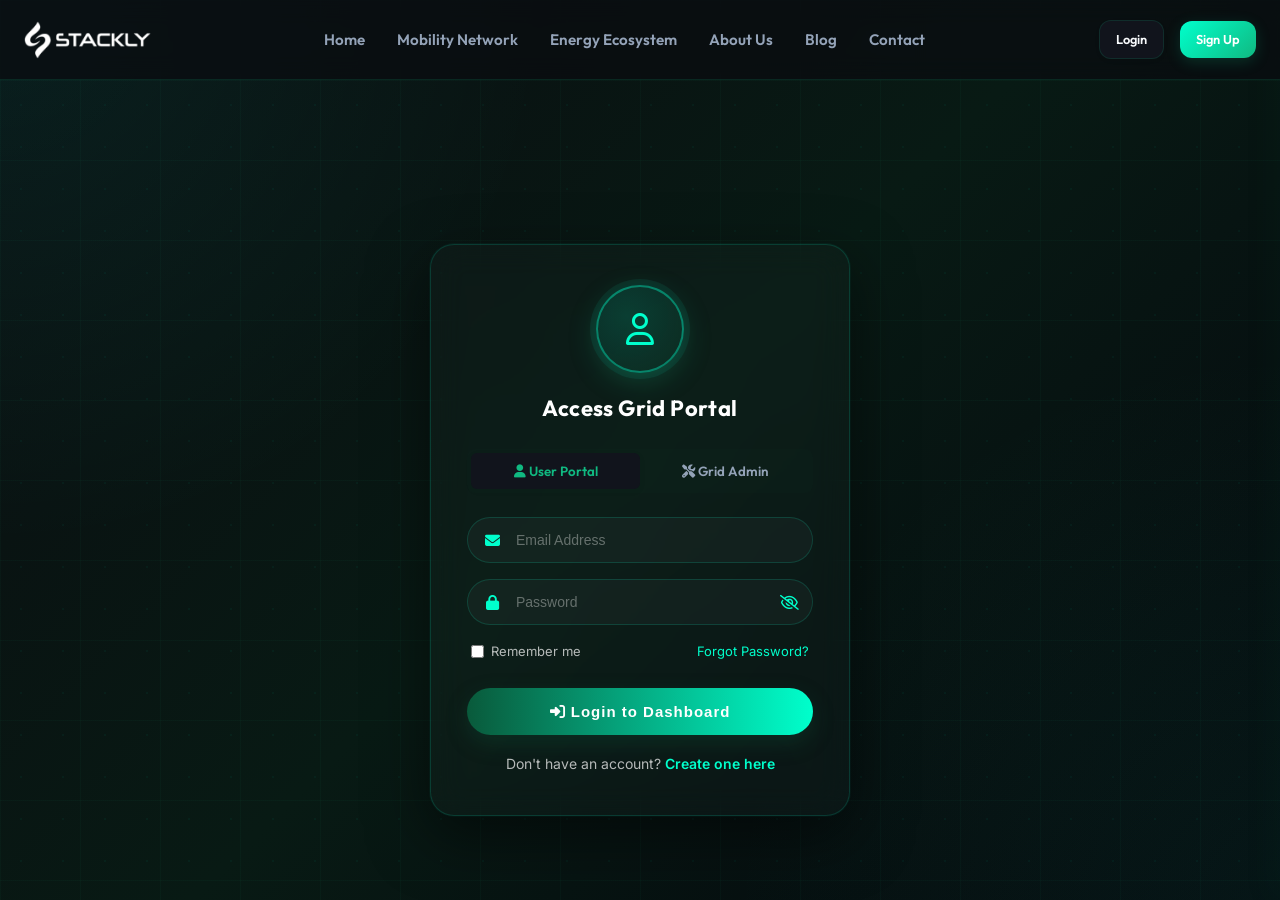
<file: admin.html>
<!DOCTYPE html>
<html lang="en">
<head>
    <meta charset="UTF-8">
    <meta name="viewport" content="width=device-width, initial-scale=1.0">
    <title>Energy Control Center - Stackly Grid</title>
    <!-- Styles -->
    <link rel="stylesheet" href="style.css?v=1.1">
    <!-- Icons -->
    <link rel="stylesheet" href="https://cdnjs.cloudflare.com/ajax/libs/font-awesome/6.5.1/css/all.min.css">
    <!-- Header responsive overrides (caching protection) -->
    <style>
        @media (max-width: 992px) {
            .db-header {
                padding: 10px 20px;
                min-height: 80px;
                height: auto;
            }
            .db-title {
                font-size: 1.2rem !important;
                white-space: nowrap;
                overflow: hidden;
                text-overflow: ellipsis;
                min-width: 0;
                flex: 1;
            }
            .db-user-pill {
                padding: 4px !important;
                background: transparent !important;
                border: none !important;
            }
            .db-user-pill .display-name {
                display: none !important;
            }

        }
        @media (max-width: 580px) {
            .db-title {
                font-size: 1.05rem !important;
            }
        }
    </style>
</head>
<body class="dashboard-wrapper">

    <!-- Dashboard Sidebar Navigation -->
    <aside class="sidebar" id="db-sidebar">
        <div class="sidebar-brand">
            <a href="index.html" class="logo">
                <img src="assets/logo.webp" alt="Stackly Grid Logo" style="height: 30px; width: auto; display: block;" />
               
            </a>
        </div>

        <ul class="sidebar-menu">
            <li><a class="sidebar-link active" onclick="switchDbSection('overview')"><i class="fa-solid fa-gauge"></i> Dashboard</a></li>
            <li><a class="sidebar-link" onclick="switchDbSection('users')"><i class="fa-solid fa-users"></i> Users</a></li>
            <li><a class="sidebar-link" onclick="switchDbSection('stations')"><i class="fa-solid fa-charging-station"></i> Energy Stations</a></li>
            <li><a class="sidebar-link" onclick="switchDbSection('analytics')"><i class="fa-solid fa-chart-line"></i> Charging Analytics</a></li>
            <li><a class="sidebar-link" onclick="switchDbSection('grid')"><i class="fa-solid fa-circle-nodes"></i> Grid Monitoring</a></li>
            <li><a class="sidebar-link" onclick="switchDbSection('reports')"><i class="fa-solid fa-file-invoice"></i> Reports</a></li>
            <li><a class="sidebar-link" onclick="switchDbSection('settings')"><i class="fa-solid fa-sliders"></i> Settings</a></li>
            <li style="margin-top: auto;"><a href="index.html" onclick="sessionStorage.removeItem('currentUser')"><i class="fa-solid fa-right-from-bracket"></i> Logout</a></li>
        </ul>

        <div class="sidebar-footer">
            <i class="fa-solid fa-user-shield"></i> <span class="display-email">admin@stackly.com</span>
        </div>
    </aside>
    <div class="sidebar-overlay" id="sidebar-overlay"></div>

    <!-- Main Content Area -->
    <main class="db-main">
        <!-- Top bar -->
        <header class="db-header">
            <div style="display: flex; align-items: center; gap: 16px; min-width: 0; flex: 1; margin-right: 12px;">
                <!-- Mobile sidebar toggle -->
                <button class="btn btn-secondary btn-sm" id="sidebar-toggle" style="display: none; padding: 6px 10px; flex-shrink: 0;">
                    <i class="fa-solid fa-bars"></i>
                </button>
                <div class="db-title" id="section-title" style="white-space: nowrap; overflow: hidden; text-overflow: ellipsis;">Energy Control Center</div>
            </div>
            
            <div class="db-user-pill">
                <div class="user-avatar"><i class="fa-solid fa-shield-halved"></i></div>
                <span class="display-name" style="font-weight: 600;">System Operator</span>
            </div>
        </header>

        <!-- Body content -->
        <div class="db-body">
            
            <!-- SECTION 1: OVERVIEW -->
            <div id="section-overview" class="db-section active">
                <!-- Widgets Grid -->
                <div class="db-widgets-grid">
                    <div class="db-widget">
                        <div class="widget-info">
                            <h4>Energy Delivered</h4>
                            <div class="widget-val" id="widget-energy">1,482 MWh</div>
                        </div>
                        <div class="widget-icon widget-cyan"><i class="fa-solid fa-bolt"></i></div>
                    </div>
                    <div class="db-widget">
                        <div class="widget-info">
                            <h4>Active Vehicles</h4>
                            <div class="widget-val" id="widget-vehicles">482</div>
                        </div>
                        <div class="widget-icon widget-lime"><i class="fa-solid fa-car-side"></i></div>
                    </div>
                    <div class="db-widget">
                        <div class="widget-info">
                            <h4>Charging Sessions</h4>
                            <div class="widget-val" id="widget-sessions">12,842</div>
                        </div>
                        <div class="widget-icon widget-purple"><i class="fa-solid fa-plug-circle-bolt"></i></div>
                    </div>
                    <div class="db-widget">
                        <div class="widget-info">
                            <h4>Carbon Reduction</h4>
                            <div class="widget-val" id="widget-carbon">842 Tons</div>
                        </div>
                        <div class="widget-icon widget-lime"><i class="fa-solid fa-leaf"></i></div>
                    </div>
                </div>

                <!-- Simulation Controls & Grid Monitor -->
                <div class="grid-2" style="margin-bottom: 32px; align-items: stretch;">
                    <!-- Simulation Slider Panel -->
                    <div class="card">
                        <h3 style="margin-bottom: 20px;"><i class="fa-solid fa-gamepad" style="color: var(--cyan);"></i> Smart Grid Control Simulator</h3>
                        <p style="margin-bottom: 24px;">Adjust control variables to simulate smart load balancing and dynamic energy dispatching in real time.</p>
                        
                        <div class="sim-controls">
                            <!-- Slider 1 -->
                            <div class="sim-slider-group">
                                <div class="sim-label-container">
                                    <span class="stat-label">Grid Load Capacity</span>
                                    <span id="val-grid-load" style="color: var(--cyan); font-weight: bold;">68%</span>
                                </div>
                                <input type="range" class="sim-slider" id="slider-grid-load" min="10" max="100" value="68" oninput="updateSimulation('grid-load', this.value)">
                            </div>
                            
                            <!-- Slider 2 -->
                            <div class="sim-slider-group">
                                <div class="sim-label-container">
                                    <span class="stat-label">Renewables Integration Priority</span>
                                    <span id="val-renewables" style="color: var(--lime); font-weight: bold;">80%</span>
                                </div>
                                <input type="range" class="sim-slider" id="slider-renewables" min="0" max="100" value="80" oninput="updateSimulation('renewables', this.value)">
                            </div>
                            
                            <!-- Slider 3 -->
                            <div class="sim-slider-group">
                                <div class="sim-label-container">
                                    <span class="stat-label">Dynamic Demand Pricing Tariff</span>
                                    <span id="val-tariff" style="color: var(--purple); font-weight: bold;">$0.24 /kWh</span>
                                </div>
                                <input type="range" class="sim-slider" id="slider-tariff" min="5" max="90" value="24" oninput="updateSimulation('tariff', this.value)">
                            </div>
                        </div>
                    </div>

                    <!-- Live Grid Waveform Monitor -->
                    <div class="card" style="display: flex; flex-direction: column; justify-content: space-between;">
                        <div>
                            <h3 style="margin-bottom: 8px;"><i class="fa-solid fa-wave-square" style="color: var(--lime);"></i> Neural Grid Pulse</h3>
                            <p>Real-time frequency balancing: <span id="grid-frequency" style="color: var(--cyan); font-family: var(--font-mono);">50.02 Hz</span></p>
                        </div>

                        <!-- Graphic monitor equalizer wave -->
                        <div class="grid-monitor-widget">
                            <div class="monitor-header">
                                <span>FEEDER LINE 10A</span>
                                <span style="color: var(--lime);">ONLINE</span>
                            </div>
                            <div class="monitor-wave" id="wave-container">
                                <!-- Wave bars generated by script -->
                            </div>
                        </div>

                        <!-- System Logs terminal terminal -->
                        <div class="console-terminal" id="terminal-console">
                            <div class="console-line">Grid balance system initialized. Uptime: 247:12:08</div>
                            <div class="console-line">Solar feed substation-C detected: +240 kW inflow</div>
                            <div class="console-line">Charging cluster-09 load balancing adjusted.</div>
                        </div>
                    </div>
                </div>
            </div>

            <!-- SECTION 2: USERS -->
            <div id="section-users" class="db-section">
                <div class="card" style="padding: 0;">
                    <div style="padding: 24px; display: flex; justify-content: space-between; align-items: center; border-bottom: 1px solid var(--border-color);">
                        <h3 style="margin: 0;">Registered Grid Users</h3>
                        <span class="badge badge-cyan" id="user-count">0 Users</span>
                    </div>
                    <div class="db-table-wrapper">
                        <table class="db-table" id="db-users-table">
                            <thead>
                                <tr>
                                    <th>Name</th>
                                    <th>Email</th>
                                    <th>Phone</th>
                                    <th>Registration Date</th>
                                    <th>Role</th>
                                </tr>
                            </thead>
                            <tbody>
                                <!-- Dynamic user rows populated via script -->
                            </tbody>
                        </table>
                    </div>
                </div>
            </div>

            <!-- SECTION 3: STATIONS -->
            <div id="section-stations" class="db-section">
                <div class="card" style="padding: 0;">
                    <div style="padding: 24px; display: flex; justify-content: space-between; align-items: center; border-bottom: 1px solid var(--border-color);">
                        <h3 style="margin: 0;">Smart Grid Charging Hubs</h3>
                        <button class="btn btn-primary btn-sm" onclick="addMockStation()"><i class="fa-solid fa-plus"></i> Dispatch Station</button>
                    </div>
                    <div class="db-table-wrapper">
                        <table class="db-table" id="db-stations-table">
                            <thead>
                                <tr>
                                    <th>Hub ID</th>
                                    <th>Location</th>
                                    <th>Grid Feed Source</th>
                                    <th>Current Load</th>
                                    <th>Operational Status</th>
                                </tr>
                            </thead>
                            <tbody>
                                <tr>
                                    <td><strong style="color: var(--cyan);">HUB-01</strong></td>
                                    <td>Sector 14 Grid Station</td>
                                    <td>Renewable Solar Inflow</td>
                                    <td>120 kW</td>
                                    <td><span class="status-indicator status-active">Active</span></td>
                                </tr>
                                <tr>
                                    <td><strong style="color: var(--cyan);">HUB-02</strong></td>
                                    <td>Tech District Depot</td>
                                    <td>Smart Grid Hybrid</td>
                                    <td>450 kW</td>
                                    <td><span class="status-indicator status-active">Active</span></td>
                                </tr>
                                <tr>
                                    <td><strong style="color: var(--cyan);">HUB-03</strong></td>
                                    <td>Highway Substation 8</td>
                                    <td>Battery Storage Inflow</td>
                                    <td>0 kW</td>
                                    <td><span class="status-indicator status-inactive">Standby</span></td>
                                </tr>
                                <tr>
                                    <td><strong style="color: var(--cyan);">HUB-04</strong></td>
                                    <td>Downtown Transit Hub</td>
                                    <td>Wind Turbine Park B</td>
                                    <td>280 kW</td>
                                    <td><span class="status-indicator status-active">Active</span></td>
                                </tr>
                            </tbody>
                        </table>
                    </div>
                </div>
            </div>

            <!-- SECTION 4: ANALYTICS -->
            <div id="section-analytics" class="db-section">
                <div class="grid-2" style="margin-bottom: 32px; align-items: stretch;">
                    <div class="card">
                        <h3>Peak Demand Curve (Dynamic Load)</h3>
                        <p style="margin-bottom: 24px; font-size: 0.9rem;">Hourly breakdown of average grid load peaks during transportation charging spikes.</p>
                        
                        <!-- Simple visual graph mock with HTML/CSS -->
                        <div style="height: 200px; display: flex; align-items: flex-end; gap: 15px; border-bottom: 2px solid var(--border-color); border-left: 2px solid var(--border-color); padding: 10px 10px 0 10px; position: relative;">
                            <div style="flex: 1; background: var(--cyan); height: 35%; position: relative;" title="00:00 - 06:00"><span style="position: absolute; bottom:-25px; left:50%; transform:translateX(-50%); font-size:0.75rem; color:var(--text-muted);">Off-Peak</span></div>
                            <div style="flex: 1; background: var(--purple); height: 75%; position: relative;" title="06:00 - 12:00"><span style="position: absolute; bottom:-25px; left:50%; transform:translateX(-50%); font-size:0.75rem; color:var(--text-muted);">Morning</span></div>
                            <div style="flex: 1; background: #ff3333; height: 95%; position: relative;" title="12:00 - 18:00"><span style="position: absolute; bottom:-25px; left:50%; transform:translateX(-50%); font-size:0.75rem; color:var(--text-muted);">Peak</span></div>
                            <div style="flex: 1; background: var(--lime); height: 50%; position: relative;" title="18:00 - 24:00"><span style="position: absolute; bottom:-25px; left:50%; transform:translateX(-50%); font-size:0.75rem; color:var(--text-muted);">Evening</span></div>
                        </div>
                    </div>

                    <div class="card">
                        <h3>Resource Contribution Mix</h3>
                        <p style="margin-bottom: 24px; font-size: 0.9rem;">Distribution of active generation feeds powering the mobility system.</p>
                        
                        <div style="display: flex; flex-direction: column; gap: 16px;">
                            <div>
                                <div class="stat-row" style="margin-bottom: 4px; font-size: 0.85rem;">
                                    <span>Solar Energy Inflow</span>
                                    <span>45%</span>
                                </div>
                                <div style="height: 8px; width: 100%; background: rgba(15, 23, 42, 0.08); border-radius: 4px; overflow: hidden;">
                                    <div style="height: 100%; width: 45%; background: var(--lime);"></div>
                                </div>
                            </div>
                            <div>
                                <div class="stat-row" style="margin-bottom: 4px; font-size: 0.85rem;">
                                    <span>Wind Turbine Park</span>
                                    <span>30%</span>
                                </div>
                                <div style="height: 8px; width: 100%; background: rgba(15, 23, 42, 0.08); border-radius: 4px; overflow: hidden;">
                                    <div style="height: 100%; width: 30%; background: var(--cyan);"></div>
                                </div>
                            </div>
                            <div>
                                <div class="stat-row" style="margin-bottom: 4px; font-size: 0.85rem;">
                                    <span>Battery Storage Reservoirs</span>
                                    <span>25%</span>
                                </div>
                                <div style="height: 8px; width: 100%; background: rgba(15, 23, 42, 0.08); border-radius: 4px; overflow: hidden;">
                                    <div style="height: 100%; width: 25%; background: var(--purple);"></div>
                                </div>
                            </div>
                        </div>
                    </div>
                </div>
            </div>

            <!-- SECTION 5: GRID MONITORING -->
            <div id="section-grid" class="db-section">
                <div class="card" style="text-align: center;">
                    <h3 style="margin-bottom: 16px;">Visual Grid Topology Network</h3>
                    <p style="color: var(--text-muted); margin-bottom: 30px;">Active nodes in the current smart grid quadrant. Select nodes to isolate frequencies.</p>
                    
                    <svg viewBox="0 0 500 250" style="width: 100%; max-height: 350px; background: rgba(9, 90, 59, 0.03); border: 1px solid var(--border-color); border-radius: 8px; padding: 20px;">
                        <!-- Node links -->
                        <line x1="100" y1="125" x2="250" y2="50" stroke="var(--cyan)" stroke-width="2" stroke-dasharray="4 4" opacity="0.6"></line>
                        <line x1="100" y1="125" x2="250" y2="200" stroke="var(--cyan)" stroke-width="2" stroke-dasharray="4 4" opacity="0.6"></line>
                        <line x1="250" y1="50" x2="400" y2="125" stroke="var(--purple)" stroke-width="2" opacity="0.6"></line>
                        <line x1="250" y1="200" x2="400" y2="125" stroke="var(--purple)" stroke-width="2" opacity="0.6"></line>
                        <line x1="250" y1="50" x2="250" y2="200" stroke="var(--lime)" stroke-width="1" opacity="0.5"></line>

                        <!-- Nodes -->
                        <g class="flow-node" onclick="alert('Primary Energy Grid Node: Active (Frequency stable)')">
                            <circle cx="100" cy="125" r="14" fill="var(--bg-graphite)" stroke="var(--cyan)" stroke-width="3"></circle>
                            <text x="100" y="155" fill="var(--text-primary)" font-size="10" text-anchor="middle">SUBSTATION 01</text>
                        </g>
                        <g class="flow-node" onclick="alert('Solar Feeder Node: Inflow high')">
                            <circle cx="250" cy="50" r="14" fill="var(--bg-graphite)" stroke="var(--lime)" stroke-width="3"></circle>
                            <text x="250" y="25" fill="var(--text-primary)" font-size="10" text-anchor="middle">SOLAR FARM</text>
                        </g>
                        <g class="flow-node" onclick="alert('Storage Node: Reservoirs at 80% capacity')">
                            <circle cx="250" cy="200" r="14" fill="var(--bg-graphite)" stroke="var(--purple)" stroke-width="3"></circle>
                            <text x="250" y="230" fill="var(--text-primary)" font-size="10" text-anchor="middle">BATTERY MATRIX</text>
                        </g>
                        <g class="flow-node" onclick="alert('Charging Terminal: 482 active vehicles linked')">
                            <circle cx="400" cy="125" r="14" fill="var(--bg-graphite)" stroke="var(--cyan)" stroke-width="3"></circle>
                            <text x="400" y="155" fill="var(--text-primary)" font-size="10" text-anchor="middle">CHARGING HUB</text>
                        </g>
                    </svg>
                </div>
            </div>

            <!-- SECTION 6: REPORTS -->
            <div id="section-reports" class="db-section">
                <div class="card" style="max-width: 600px;">
                    <h3>Generate System Reports</h3>
                    <p style="margin-bottom: 24px; font-size: 0.95rem;">Select reporting intervals and target formats to export system telemetry logs.</p>
                    
                    <form onsubmit="event.preventDefault(); alert('Report generation started. File download will start shortly.')">
                        <div class="form-group">
                            <label class="form-label">Report Type</label>
                            <select class="form-input">
                                <option>Grid Efficiency Analysis</option>
                                <option>Carbon Abatement Logs</option>
                                <option>Dynamic Pricing Logs</option>
                            </select>
                        </div>
                        <div class="form-group">
                            <label class="form-label">Timeframe</label>
                            <select class="form-input">
                                <option>Last 24 Hours</option>
                                <option>Last 7 Days</option>
                                <option>Last Month</option>
                            </select>
                        </div>
                        <button type="submit" class="btn btn-primary"><i class="fa-solid fa-file-export"></i> Compile & Download CSV</button>
                    </form>
                </div>
            </div>

            <!-- SECTION 7: SETTINGS -->
            <div id="section-settings" class="db-section">
                <div class="card" style="max-width: 600px;">
                    <h3>System Control Parameters</h3>
                    <p style="margin-bottom: 24px; font-size: 0.95rem;">Configure fail-safe grid margins and default dynamic pricing bounds.</p>
                    
                    <form onsubmit="event.preventDefault(); alert('Grid system parameters updated successfully.')">
                        <div class="form-group">
                            <label class="form-label">Fail-Safe Shutdown Threshold (Hz)</label>
                            <input type="number" step="0.01" class="form-input" value="48.5">
                        </div>
                        <div class="form-group">
                            <label class="form-label">Base Dynamic Pricing Bound (min/max)</label>
                            <div class="form-row">
                                <input type="number" step="0.01" class="form-input" value="0.12" placeholder="Min">
                                <input type="number" step="0.01" class="form-input" value="0.75" placeholder="Max">
                            </div>
                        </div>
                        <button type="submit" class="btn btn-primary"><i class="fa-solid fa-floppy-disk"></i> Save Grid Protocols</button>
                    </form>
                </div>
            </div>

        </div>
    </main>

    <!-- Scripts -->
    <script src="shared.js"></script>
    <script>
        // Real-time wave rendering simulation
        const waveContainer = document.getElementById('wave-container');
        const numBars = 16;
        for (let i = 0; i < numBars; i++) {
            const bar = document.createElement('div');
            bar.className = 'wave-bar';
            // Set random height & animation delay
            bar.style.height = `${Math.floor(Math.random() * 80) + 15}%`;
            bar.style.animationDelay = `${i * 0.1}s`;
            waveContainer.appendChild(bar);
        }

        // Live grid console simulator logs
        const terminal = document.getElementById('terminal-console');
        const eventLogs = [
            "Smart routing optimised: charging efficiency increased by 3%",
            "Substation grid demand spike detected, dynamic load balancing applied",
            "Wind park feeder line active: +180 kW dynamic generation",
            "Dynamic Pricing tariff increased slightly to suppress peak spike",
            "Off-Peak vehicle charging triggers grid absorption storage",
            "Carbon saving metric synchronized: +14.2 kg CO2 saved",
            "Warning: grid load approaching 85% in sector highway",
            "Grid Load balanced successfully. System stable."
        ];

        setInterval(() => {
            if (terminal) {
                const line = document.createElement('div');
                line.className = 'console-line';
                line.textContent = eventLogs[Math.floor(Math.random() * eventLogs.length)];
                terminal.appendChild(line);
                terminal.scrollTop = terminal.scrollHeight;
                
                // Keep only last 10 lines
                if (terminal.children.length > 10) {
                    terminal.removeChild(terminal.firstChild);
                }
            }
        }, 4000);

        // Sidebar Navigation controls
        function switchDbSection(sectionId) {
            // Update active state in sidebar links
            const links = document.querySelectorAll('.sidebar-link');
            links.forEach(link => {
                link.classList.remove('active');
            });
            event.currentTarget.classList.add('active');

            // Toggle sections
            const sections = document.querySelectorAll('.db-section');
            sections.forEach(sec => {
                sec.classList.remove('active');
            });
            document.getElementById(`section-${sectionId}`).classList.add('active');

            // Update title
            const titles = {
                overview: 'Energy Control Center',
                users: 'Registered Grid Users',
                stations: 'Grid Charging Hubs',
                analytics: 'Telemetry Analytics',
                grid: 'System Grid Monitor',
                reports: 'Export Logs',
                settings: 'System Settings'
            };
            document.getElementById('section-title').textContent = titles[sectionId];
            
            // Close sidebar on mobile after clicking
            const sidebar = document.getElementById('db-sidebar');
            const sidebarOverlay = document.getElementById('sidebar-overlay');
            if (sidebar.classList.contains('active')) {
                sidebar.classList.remove('active');
                if (sidebarOverlay) {
                    sidebarOverlay.classList.remove('active');
                }
            }

            // If switching to user view, populate user list
            if (sectionId === 'users') {
                populateUsersList();
            }
        }

        // Sidebar Mobile Toggle
        const sideToggle = document.getElementById('sidebar-toggle');
        const sidebar = document.getElementById('db-sidebar');
        const sidebarOverlay = document.getElementById('sidebar-overlay');
        if (sideToggle && sidebar) {
            const toggleSidebar = () => {
                sidebar.classList.toggle('active');
                if (sidebarOverlay) {
                    sidebarOverlay.classList.toggle('active');
                }
            };
            sideToggle.addEventListener('click', toggleSidebar);
            if (sidebarOverlay) {
                sidebarOverlay.addEventListener('click', toggleSidebar);
            }
        }

// Dynamic User Display updates
        window.addEventListener('DOMContentLoaded', () => {
            const currentUserJson = sessionStorage.getItem('currentUser');
            if (currentUserJson) {
                const user = JSON.parse(currentUserJson);
                document.querySelectorAll('.display-name').forEach(el => {
                    el.textContent = user.name || user.email.split('@')[0];
                });
                document.querySelectorAll('.display-email').forEach(el => {
                    el.textContent = user.email;
                });
            }
        });

        // Render dynamically user list from LocalStorage
        function populateUsersList() {
            const tableBody = document.querySelector('#db-users-table tbody');
            const users = JSON.parse(localStorage.getItem('users')) || [];
            
            // Display user count
            document.getElementById('user-count').textContent = `${users.length} Registered`;
            
            tableBody.innerHTML = '';
            users.forEach(u => {
                const tr = document.createElement('tr');
                tr.innerHTML = `
                    <td><strong>${u.name}</strong></td>
                    <td>${u.email}</td>
                    <td>${u.phone || 'N/A'}</td>
                    <td>${u.joined || '2026-06-01'}</td>
                    <td><span class="status-indicator ${u.role === 'admin' ? 'status-alert' : 'status-active'}">${u.role}</span></td>
                `;
                tableBody.appendChild(tr);
            });
        }

        // Interactive control updates
        function updateSimulation(type, value) {
            if (type === 'grid-load') {
                document.getElementById('val-grid-load').textContent = `${value}%`;
                // Dynamically update active vehicles widget value as demo logic
                const mockVehicles = Math.round(482 * (value / 68));
                document.getElementById('widget-vehicles').textContent = mockVehicles;
                // Add console line
                addConsoleLine(`Grid Capacity balance adjusted manually to ${value}%`);
            } else if (type === 'renewables') {
                document.getElementById('val-renewables').textContent = `${value}%`;
                // Dynamic carbon saving widget logic
                const mockCarbon = Math.round(842 * (value / 80));
                document.getElementById('widget-carbon').textContent = `${mockCarbon} Tons`;
                addConsoleLine(`Renewables dispatch priority shifted to ${value}%`);
            } else if (type === 'tariff') {
                const price = (value / 100).toFixed(2);
                document.getElementById('val-tariff').textContent = `$${price} /kWh`;
                addConsoleLine(`Dynamic Tariff altered to peak rate: $${price}/kWh`);
            }
        }

        function addConsoleLine(text) {
            if (terminal) {
                const line = document.createElement('div');
                line.className = 'console-line';
                line.textContent = text;
                terminal.appendChild(line);
                terminal.scrollTop = terminal.scrollHeight;
            }
        }

        // Dynamic addition of mock stations
        function addMockStation() {
            const tableBody = document.querySelector('#db-stations-table tbody');
            const stationCount = tableBody.children.length + 1;
            const newRow = document.createElement('tr');
            newRow.innerHTML = `
                <td><strong style="color: var(--cyan);">HUB-0${stationCount}</strong></td>
                <td>Coastal Grid Substation</td>
                <td>Wave Energy Feeder</td>
                <td>0 kW</td>
                <td><span class="status-indicator status-inactive">Standby</span></td>
            `;
            tableBody.appendChild(newRow);
            addConsoleLine(`New Charging HUB-0${stationCount} dispatched to regional grid matrix.`);
        }
    </script>
</body>
</html>
</file>
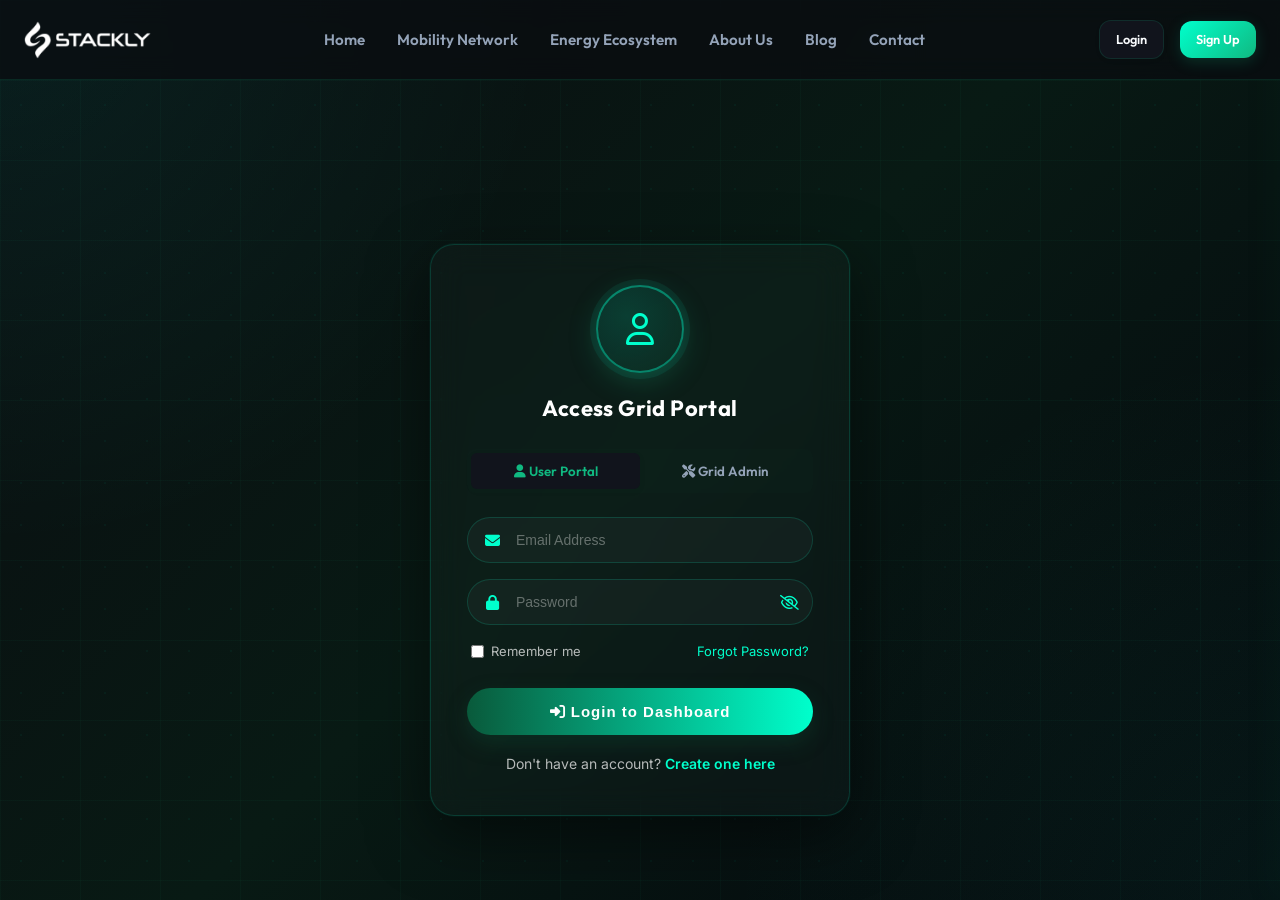
<file: login.html>
<!DOCTYPE html>
<html lang="en">
<head>
    <meta charset="UTF-8">
    <meta name="viewport" content="width=device-width, initial-scale=1.0">
    <title>Login - Stackly Grid</title>
    <meta name="description" content="Access the Energy Control Center or Personal Energy Hub.">
    <!-- Styles -->
    <link rel="stylesheet" href="style.css?v=1.1">
    <!-- Icons -->
    <link rel="stylesheet" href="https://cdnjs.cloudflare.com/ajax/libs/font-awesome/6.5.1/css/all.min.css">
</head>
<body class="auth-body">

    <!-- Header Navigation -->
    <header class="header">
        <div class="container nav-container">
            <a href="index.html" class="logo">
                <img src="assets/logo.webp" alt="Stackly Grid Logo" style="height: 38px; width: auto; display: block;" />
            </a>
            <ul class="nav-menu">
                <li><a href="index.html" class="nav-link">Home</a></li>
                <li><a href="network.html" class="nav-link">Mobility Network</a></li>
                <li><a href="ecosystem.html" class="nav-link">Energy Ecosystem</a></li>
                <li><a href="about.html" class="nav-link">About Us</a></li>
                <li><a href="blog.html" class="nav-link">Blog</a></li>
                <li><a href="contact.html" class="nav-link">Contact</a></li>
            </ul>
            <div class="nav-actions">
                <a href="login.html" class="btn btn-secondary btn-sm">Login</a>
                <a href="signup.html" class="btn btn-primary btn-sm">Sign Up</a>
            </div>
            <button class="hamburger" id="hamburger-btn" aria-label="Toggle Menu">
                <span></span>
                <span></span>
                <span></span>
            </button>
        </div>
    </header>

    <!-- Mobile Drawer -->
    <div class="mobile-overlay" id="mobile-overlay"></div>
    <div class="mobile-menu" id="mobile-menu">
        <ul class="nav-menu">
            <li><a href="index.html" class="nav-link">Home</a></li>
            <li><a href="network.html" class="nav-link">Mobility Network</a></li>
            <li><a href="ecosystem.html" class="nav-link">Energy Ecosystem</a></li>
            <li><a href="about.html" class="nav-link">About Us</a></li>
            <li><a href="blog.html" class="nav-link">Blog</a></li>
            <li><a href="contact.html" class="nav-link">Contact</a></li>
        </ul>
        <div class="nav-actions">
            <a href="login.html" class="btn btn-secondary">Login</a>
            <a href="signup.html" class="btn btn-primary">Sign Up</a>
        </div>
    </div>

    <!-- Main Wrapper -->
    <main class="auth-wrap">
        <!-- Auth Card -->
        <div class="auth-card-premium" style="margin-top: 100px;">
            
            <!-- Success Banner (shown if coming from signup) -->
            <div id="signup-success-banner" style="display:none; align-items:center; gap:12px; background:rgba(16,185,129,0.12); border:1px solid rgba(16,185,129,0.3); border-radius:12px; padding:12px; margin-bottom:20px; text-align:left;">
                <i class="fa-solid fa-circle-check" style="color:var(--cyan); font-size:1.2rem;"></i>
                <div>
                    <div style="color:var(--white); font-weight:600; font-size:0.9rem;">Account created successfully!</div>
                    <div style="color:var(--text-muted); font-size:0.8rem;">Please log in to continue to your dashboard.</div>
                </div>
            </div>

            <!-- Profile icon inside the card -->
            <div class="auth-user-icon">
                <i class="fa-regular fa-user"></i>
            </div>

            <h2>Access Grid Portal</h2>

            <!-- Role Tabs -->
            <div class="auth-role-tabs">
                <button type="button" class="role-tab active" id="tab-user" onclick="setRole('user')">
                    <i class="fa-solid fa-user"></i> User Portal
                </button>
                <button type="button" class="role-tab" id="tab-admin" onclick="setRole('admin')">
                    <i class="fa-solid fa-screwdriver-wrench"></i> Grid Admin
                </button>
            </div>

            <div class="auth-error-msg" id="general-login-error" style="display: none; margin-bottom: 15px; text-align: center;">
                Invalid email or password.
            </div>

            <form id="login-form" novalidate>
                <!-- Hidden Role Input -->
                <input type="hidden" id="role" value="user">

                <!-- Email Input Group -->
                <div class="auth-input-group" id="email-group">
                    <i class="fa fa-envelope"></i>
                    <input type="email" id="email" placeholder="Email Address" required>
                </div>
                <div class="auth-error-msg" id="email-error">Please enter your email.</div>

                <!-- Password Input Group -->
                <div class="auth-input-group" id="pass-group">
                    <i class="fa fa-lock"></i>
                    <input type="password" id="password" placeholder="Password" required>
                    <i class="fa-regular fa-eye-slash toggle-password" id="togglePassword"></i>
                </div>
                <div class="auth-error-msg" id="password-error">Please enter your password.</div>

                <!-- Options -->
                <div class="auth-options">
                    <label>
                        <input type="checkbox" id="remember"> Remember me
                    </label>
                    <a href="404.html">Forgot Password?</a>
                </div>

                <button type="submit" class="auth-submit-btn">
                    <i class="fa-solid fa-right-to-bracket"></i> Login to Dashboard
                </button>
            </form>

            <div class="auth-link">
                Don't have an account? <a href="signup.html">Create one here</a>
            </div>
        </div>
    </main>

    <!-- Scripts -->
    <script src="shared.js"></script>
    <script>
        // Track the selected role
        function setRole(roleName) {
            document.getElementById('role').value = roleName;
            
            const userTab = document.getElementById('tab-user');
            const adminTab = document.getElementById('tab-admin');
            
            if (roleName === 'user') {
                userTab.classList.add('active');
                adminTab.classList.remove('active');
            } else {
                adminTab.classList.add('active');
                userTab.classList.remove('active');
            }
        }

        // Show success message on login if coming from signup
        window.addEventListener('DOMContentLoaded', () => {
            const urlParams = new URLSearchParams(window.location.search);
            if (urlParams.get('registered') === 'true') {
                const successBanner = document.getElementById('signup-success-banner');
                if (successBanner) successBanner.style.display = 'flex';
                
                const regEmail = localStorage.getItem('em_reg_email');
                const emailInput = document.getElementById('email');
                if (regEmail && emailInput) {
                    emailInput.value = regEmail;
                }
            }
        });

        document.getElementById('login-form').addEventListener('submit', function(e) {
            e.preventDefault();

            // Reset error states
            document.getElementById('general-login-error').style.display = 'none';
            document.getElementById('email-error').style.display = 'none';
            document.getElementById('password-error').style.display = 'none';
            
            const emailField = document.getElementById('email');
            const passwordField = document.getElementById('password');
            const emailGroup = document.getElementById('email-group');
            const passGroup = document.getElementById('pass-group');

            emailGroup.classList.remove('invalid');
            passGroup.classList.remove('invalid');

            const email = emailField.value.trim();
            const password = passwordField.value;
            const role = document.getElementById('role').value;

            let isValid = true;

            // Email validation
            const emailRegex = /^[^\s@]+@[^\s@]+\.[^\s@]+$/;
            if (!email) {
                document.getElementById('email-error').textContent = 'Please enter your email.';
                document.getElementById('email-error').style.display = 'block';
                emailGroup.classList.add('invalid');
                isValid = false;
            } else if (!emailRegex.test(email)) {
                document.getElementById('email-error').textContent = 'Please enter a valid email address.';
                document.getElementById('email-error').style.display = 'block';
                emailGroup.classList.add('invalid');
                isValid = false;
            }

            // Password validation
            if (!password) {
                document.getElementById('password-error').textContent = 'Please enter your password.';
                document.getElementById('password-error').style.display = 'block';
                passGroup.classList.add('invalid');
                isValid = false;
            } else if (password.length < 6) {
                document.getElementById('password-error').textContent = 'Password must be at least 6 characters.';
                document.getElementById('password-error').style.display = 'block';
                passGroup.classList.add('invalid');
                isValid = false;
            }

            if (!isValid) return;

            // Generate active session data on the fly (same functionality as adventures sports)
            let displayName = role === 'admin' ? 'Grid Admin' : '';
            if (role !== 'admin') {
                const dbUsers = JSON.parse(localStorage.getItem('users')) || [];
                const matchedUser = dbUsers.find(u => u.email.toLowerCase() === email.toLowerCase());
                if (matchedUser) {
                    displayName = matchedUser.name;
                } else {
                    const nameFromEmail = email.split('@')[0];
                    displayName = nameFromEmail.charAt(0).toUpperCase() + nameFromEmail.slice(1);
                }
            }
            
            const currentUser = {
                name: displayName,
                email: email,
                role: role,
                joined: new Date().toISOString().split('T')[0]
            };
            
            // Save session
            sessionStorage.setItem('currentUser', JSON.stringify(currentUser));
            
            // Redirect based on role
            if (role === 'admin') {
                window.location.href = 'admin.html';
            } else {
                window.location.href = 'user.html';
            }
        });

        // Toggle password visibility
        const togglePassword = document.getElementById("togglePassword");
        const passwordInput = document.getElementById("password");
        if (togglePassword && passwordInput) {
            togglePassword.addEventListener("click", function () {
                const type = passwordInput.getAttribute("type") === "password" ? "text" : "password";
                passwordInput.setAttribute("type", type);
                this.classList.toggle("fa-eye");
                this.classList.toggle("fa-eye-slash");
            });
        }
    </script>
</body>
</html>
</file>
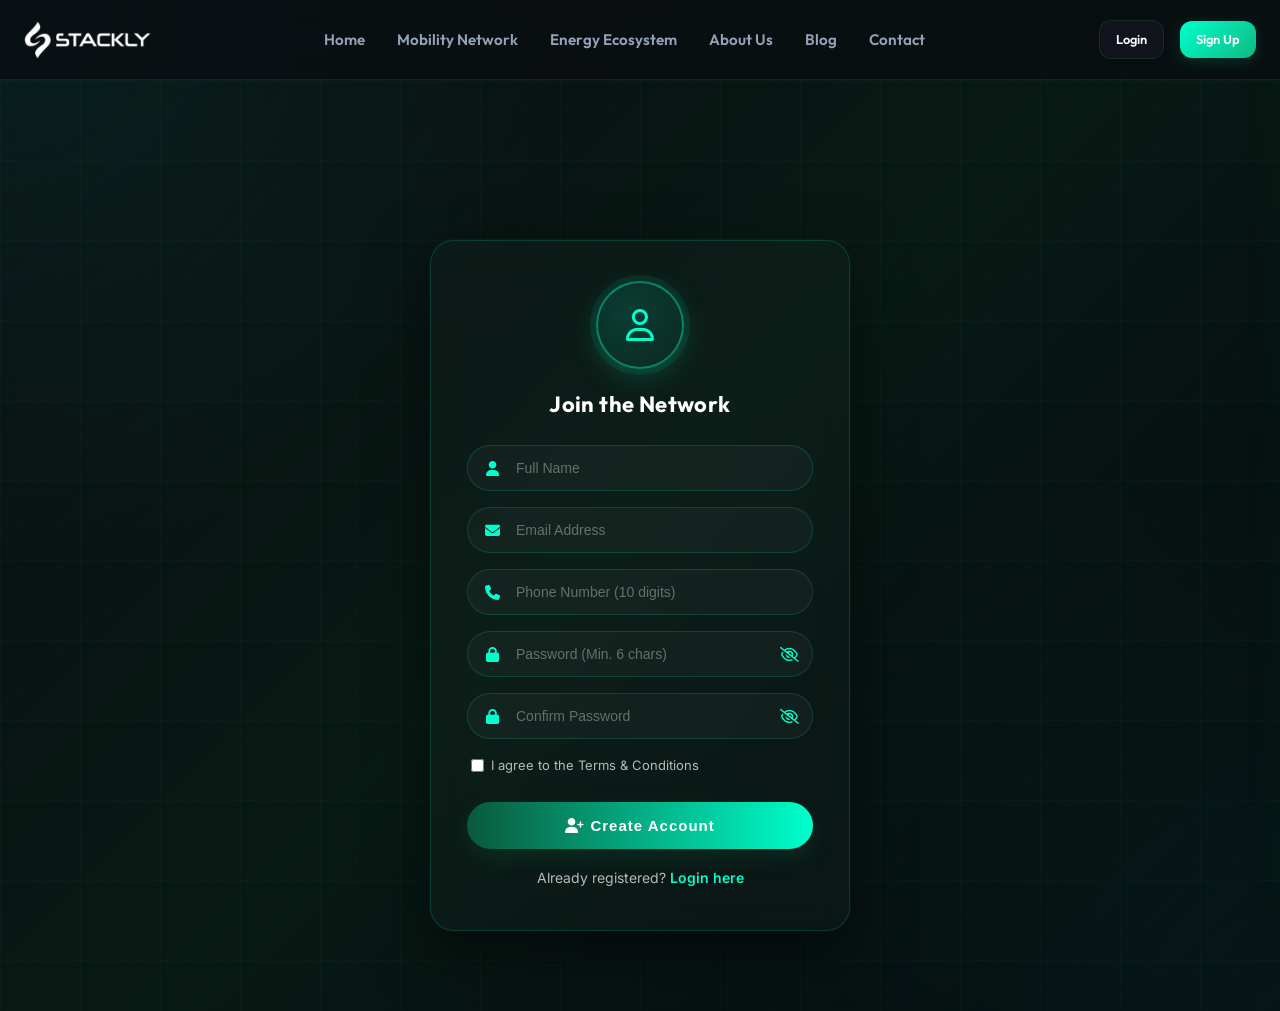
<file: signup.html>
<!DOCTYPE html>
<html lang="en">
<head>
    <meta charset="UTF-8">
    <meta name="viewport" content="width=device-width, initial-scale=1.0">
    <title>Sign Up - Stackly Grid</title>
    <meta name="description" content="Join the intelligent electrical mobility network. Create an account today.">
    <!-- Styles -->
    <link rel="stylesheet" href="style.css?v=1.1">
    <!-- Icons -->
    <link rel="stylesheet" href="https://cdnjs.cloudflare.com/ajax/libs/font-awesome/6.5.1/css/all.min.css">
</head>
<body class="auth-body">

    <!-- Header Navigation -->
    <header class="header">
        <div class="container nav-container">
            <a href="index.html" class="logo">
                <img src="assets/logo.webp" alt="Stackly Grid Logo" style="height: 38px; width: auto; display: block;" />
            </a>
            <ul class="nav-menu">
                <li><a href="index.html" class="nav-link">Home</a></li>
                <li><a href="network.html" class="nav-link">Mobility Network</a></li>
                <li><a href="ecosystem.html" class="nav-link">Energy Ecosystem</a></li>
                <li><a href="about.html" class="nav-link">About Us</a></li>
                <li><a href="blog.html" class="nav-link">Blog</a></li>
                <li><a href="contact.html" class="nav-link">Contact</a></li>
            </ul>
            <div class="nav-actions">
                <a href="login.html" class="btn btn-secondary btn-sm">Login</a>
                <a href="signup.html" class="btn btn-primary btn-sm">Sign Up</a>
            </div>
            <button class="hamburger" id="hamburger-btn" aria-label="Toggle Menu">
                <span></span>
                <span></span>
                <span></span>
            </button>
        </div>
    </header>

    <!-- Mobile Drawer -->
    <div class="mobile-overlay" id="mobile-overlay"></div>
    <div class="mobile-menu" id="mobile-menu">
        <ul class="nav-menu">
            <li><a href="index.html" class="nav-link">Home</a></li>
            <li><a href="network.html" class="nav-link">Mobility Network</a></li>
            <li><a href="ecosystem.html" class="nav-link">Energy Ecosystem</a></li>
            <li><a href="about.html" class="nav-link">About Us</a></li>
            <li><a href="blog.html" class="nav-link">Blog</a></li>
            <li><a href="contact.html" class="nav-link">Contact</a></li>
        </ul>
        <div class="nav-actions">
            <a href="login.html" class="btn btn-secondary">Login</a>
            <a href="signup.html" class="btn btn-primary">Sign Up</a>
        </div>
    </div>

    <!-- Main Wrapper -->
    <main class="auth-wrap">
        <!-- Auth Card -->
        <div class="auth-card-premium" style="margin-top: 100px;">
            <!-- Profile icon inside the card -->
            <div class="auth-user-icon">
                <i class="fa-regular fa-user"></i>
            </div>

            <h2>Join the Network</h2>

            <form id="signup-form" novalidate>
                <!-- Name Input Group -->
                <div class="auth-input-group" id="name-group">
                    <i class="fa fa-user"></i>
                    <input type="text" id="name" placeholder="Full Name" required>
                </div>
                <div class="auth-error-msg" id="name-error">Please enter your name.</div>

                <!-- Email Input Group -->
                <div class="auth-input-group" id="email-group">
                    <i class="fa fa-envelope"></i>
                    <input type="email" id="email" placeholder="Email Address" required>
                </div>
                <div class="auth-error-msg" id="email-error">Please enter a valid email.</div>

                <!-- Phone Input Group -->
                <div class="auth-input-group" id="phone-group">
                    <i class="fa fa-phone"></i>
                    <input type="tel" id="phone" placeholder="Phone Number (10 digits)" required>
                </div>
                <div class="auth-error-msg" id="phone-error">Please enter a valid 10-digit phone number.</div>

                <!-- Password Input Group -->
                <div class="auth-input-group" id="pass-group">
                    <i class="fa fa-lock"></i>
                    <input type="password" id="password" placeholder="Password (Min. 6 chars)" required>
                    <i class="fa-regular fa-eye-slash toggle-password" id="togglePassword"></i>
                </div>
                <div class="auth-error-msg" id="password-error">Password must be at least 6 characters.</div>

                <!-- Confirm Password Input Group -->
                <div class="auth-input-group" id="confirm-group">
                    <i class="fa fa-lock"></i>
                    <input type="password" id="confirmPassword" placeholder="Confirm Password" required>
                    <i class="fa-regular fa-eye-slash toggle-password" id="toggleConfirmPassword"></i>
                </div>
                <div class="auth-error-msg" id="confirmPassword-error">Passwords do not match.</div>

                <!-- Terms Option -->
                <div class="auth-options">
                    <label>
                        <input type="checkbox" id="terms"> I agree to the Terms & Conditions
                    </label>
                </div>
                <div class="auth-error-msg" id="terms-error" style="margin-top: -12px; margin-bottom: 16px;">You must accept the terms to proceed.</div>

                <button type="submit" class="auth-submit-btn">
                    <i class="fa-solid fa-user-plus"></i> Create Account
                </button>
            </form>

            <div class="auth-link">
                Already registered? <a href="login.html">Login here</a>
            </div>
        </div>
    </main>

    <!-- Scripts -->
    <script src="shared.js"></script>
    <script>
        document.getElementById('signup-form').addEventListener('submit', function(e) {
            e.preventDefault();

            // Reset error states
            const errors = document.querySelectorAll('.auth-error-msg');
            errors.forEach(err => err.style.display = 'none');
            const groups = document.querySelectorAll('.auth-input-group');
            groups.forEach(group => group.classList.remove('invalid'));

            // Get field values
            const name = document.getElementById('name').value.trim();
            const email = document.getElementById('email').value.trim();
            const phone = document.getElementById('phone').value.trim();
            const password = document.getElementById('password').value;
            const confirmPassword = document.getElementById('confirmPassword').value;
            const termsChecked = document.getElementById('terms').checked;

            let isValid = true;

            // Name validation
            if (!name) {
                showError('name', 'Name is required.');
                isValid = false;
            } else if (name.length < 2) {
                showError('name', 'Name must be at least 2 characters.');
                isValid = false;
            }

            // Email validation
            const emailRegex = /^[^\s@]+@[^\s@]+\.[^\s@]+$/;
            if (!email) {
                showError('email', 'Please enter your email.');
                isValid = false;
            } else if (!emailRegex.test(email)) {
                showError('email', 'Please enter a valid email address.');
                isValid = false;
            }

            // Phone validation (10 digits)
            const phoneRegex = /^\d{10}$/;
            if (!phone) {
                showError('phone', 'Phone number is required.');
                isValid = false;
            } else if (!phoneRegex.test(phone)) {
                showError('phone', 'Please enter a valid 10-digit phone number.');
                isValid = false;
            }

            // Password validation (min 6 characters)
            if (!password) {
                showError('password', 'Password is required.');
                isValid = false;
            } else if (password.length < 6) {
                showError('password', 'Password must be at least 6 characters long.');
                isValid = false;
            }

            // Confirm password validation
            if (!confirmPassword) {
                showError('confirmPassword', 'Please confirm your password.');
                isValid = false;
            } else if (password !== confirmPassword) {
                showError('confirmPassword', 'Passwords do not match.');
                isValid = false;
            }

            // Terms validation
            if (!termsChecked) {
                document.getElementById('terms-error').style.display = 'block';
                isValid = false;
            }

            if (!isValid) return;

            // Check if email already exists in users database
            let dbUsers = JSON.parse(localStorage.getItem('users')) || [];
            const emailExists = dbUsers.some(u => u.email.toLowerCase() === email.toLowerCase());
            if (emailExists) {
                showError('email', 'This email is already registered.');
                return;
            }

            // Create new user object and append to database
            const newUser = {
                name: name,
                email: email,
                phone: phone,
                password: password,
                role: 'user', // Default role is user for new registrations
                joined: new Date().toISOString().split('T')[0],
                vehicles: []
            };
            dbUsers.push(newUser);
            localStorage.setItem('users', JSON.stringify(dbUsers));

            // Save registered details temporarily for convenience (pre-filling email on login screen)
            localStorage.setItem('em_reg_email', email);
            localStorage.setItem('em_reg_name', name);

            // Redirect to login with successful registration query parameter
            window.location.href = 'login.html?registered=true';
        });

        function showError(fieldId, message) {
            const group = document.getElementById(fieldId + '-group');
            const errorDiv = document.getElementById(fieldId + '-error');
            if (group) group.classList.add('invalid');
            if (errorDiv) {
                errorDiv.textContent = message;
                errorDiv.style.display = 'block';
            }
        }

        // Toggle password visibility
        const togglePassword = document.getElementById("togglePassword");
        const passwordInput = document.getElementById("password");
        if (togglePassword && passwordInput) {
            togglePassword.addEventListener("click", function () {
                const type = passwordInput.getAttribute("type") === "password" ? "text" : "password";
                passwordInput.setAttribute("type", type);
                this.classList.toggle("fa-eye");
                this.classList.toggle("fa-eye-slash");
            });
        }

        const toggleConfirmPassword = document.getElementById("toggleConfirmPassword");
        const confirmPasswordInput = document.getElementById("confirmPassword");
        if (toggleConfirmPassword && confirmPasswordInput) {
            toggleConfirmPassword.addEventListener("click", function () {
                const type = confirmPasswordInput.getAttribute("type") === "password" ? "text" : "password";
                confirmPasswordInput.setAttribute("type", type);
                this.classList.toggle("fa-eye");
                this.classList.toggle("fa-eye-slash");
            });
        }
    </script>
</body>
</html>
</file>
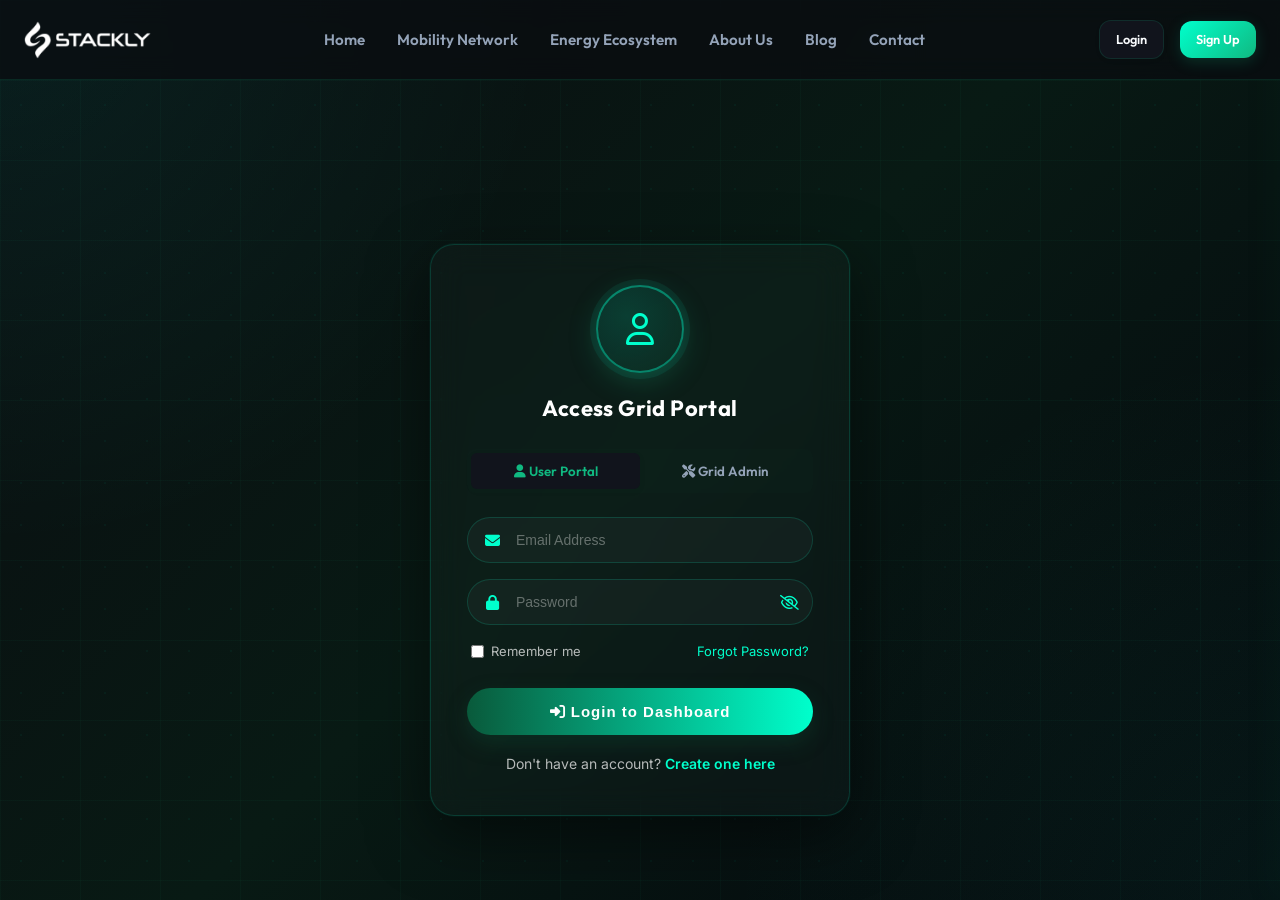
<file: user.html>
<!DOCTYPE html>
<html lang="en">
<head>
    <meta charset="UTF-8">
    <meta name="viewport" content="width=device-width, initial-scale=1.0">
    <title>Personal Energy Hub - Stackly Grid</title>
    <!-- Styles -->
    <link rel="stylesheet" href="style.css?v=1.1">
    <!-- Icons -->
    <link rel="stylesheet" href="https://cdnjs.cloudflare.com/ajax/libs/font-awesome/6.5.1/css/all.min.css">
    <!-- Header responsive overrides (caching protection) -->
    <style>
        @media (max-width: 992px) {
            .db-header {
                padding: 10px 20px;
                min-height: 80px;
                height: auto;
            }
            .db-title {
                font-size: 1.2rem !important;
                white-space: nowrap;
                overflow: hidden;
                text-overflow: ellipsis;
                min-width: 0;
                flex: 1;
            }
            .db-user-pill {
                padding: 4px !important;
                background: transparent !important;
                border: none !important;
            }
            .db-user-pill .display-name {
                display: none !important;
            }

        }
        @media (max-width: 580px) {
            .db-title {
                font-size: 1.05rem !important;
            }
        }
    </style>
</head>
<body class="dashboard-wrapper">

    <!-- Dashboard Sidebar Navigation -->
    <aside class="sidebar" id="db-sidebar">
        <div class="sidebar-brand">
            <a href="index.html" class="logo">
                <img src="assets/logo.webp" alt="Stackly Grid Logo" style="height: 30px; width: auto; display: block;" />
           
            </a>
        </div>

        <ul class="sidebar-menu">
            <li><a class="sidebar-link active" onclick="switchUserSection('profile')"><i class="fa-solid fa-address-card"></i> My Profile</a></li>
            <li><a class="sidebar-link" onclick="switchUserSection('vehicles')"><i class="fa-solid fa-car-rear"></i> My Vehicles</a></li>
            <li><a class="sidebar-link" onclick="switchUserSection('charging')"><i class="fa-solid fa-plug"></i> Charging Activity</a></li>
            <li><a class="sidebar-link" onclick="switchUserSection('consumption')"><i class="fa-solid fa-chart-simple"></i> Energy Consumption</a></li>
            <li><a class="sidebar-link" onclick="switchUserSection('stations')"><i class="fa-solid fa-map-location-dot"></i> Saved Stations</a></li>
            <li><a class="sidebar-link" onclick="switchUserSection('notifications')"><i class="fa-solid fa-bell"></i> Notifications <span class="badge badge-lime" style="padding:2px 6px; font-size:0.6rem; margin:0;" id="notif-count">2</span></a></li>
            <li><a class="sidebar-link" onclick="switchUserSection('settings')"><i class="fa-solid fa-gear"></i> Settings</a></li>
            <li style="margin-top: auto;"><a href="index.html" onclick="sessionStorage.removeItem('currentUser')"><i class="fa-solid fa-right-from-bracket"></i> Logout</a></li>
        </ul>

        <div class="sidebar-footer">
            <i class="fa-solid fa-user"></i> <span class="display-email">user@stackly.com</span>
        </div>
    </aside>
    <div class="sidebar-overlay" id="sidebar-overlay"></div>

    <!-- Main Content Area -->
    <main class="db-main">
        <!-- Top bar -->
        <header class="db-header">
            <div style="display: flex; align-items: center; gap: 16px; min-width: 0; flex: 1; margin-right: 12px;">
                <button class="btn btn-secondary btn-sm" id="sidebar-toggle" style="display: none; padding: 6px 10px; flex-shrink: 0;">
                    <i class="fa-solid fa-bars"></i>
                </button>
                <div class="db-title" id="section-title" style="white-space: nowrap; overflow: hidden; text-overflow: ellipsis;">Personal Energy Hub</div>
            </div>
            
            <div class="db-user-pill">
                <div class="user-avatar" id="avatar-initial">U</div>
                <span class="display-name" style="font-weight: 600;">EV User</span>
            </div>
        </header>

        <!-- Body content -->
        <div class="db-body">
            


            <!-- SECTION 1: MY PROFILE -->
            <div id="section-profile" class="db-section active">
                <!-- Widget Stats Grid (Visible only in profile overview section) -->
                <div class="db-widgets-grid" style="margin-bottom: 24px;">
                    <div class="db-widget">
                        <div class="widget-info">
                            <h4>Total Charged</h4>
                            <div class="widget-val">428 kWh</div>
                        </div>
                        <div class="widget-icon widget-cyan"><i class="fa-solid fa-bolt"></i></div>
                    </div>
                    <div class="db-widget">
                        <div class="widget-info">
                            <h4>Eco-Savings</h4>
                            <div class="widget-val">$184.20</div>
                        </div>
                        <div class="widget-icon widget-lime"><i class="fa-solid fa-wallet"></i></div>
                    </div>
                    <div class="db-widget">
                        <div class="widget-info">
                            <h4>Green Miles</h4>
                            <div class="widget-val">1,240 mi</div>
                        </div>
                        <div class="widget-icon widget-cyan"><i class="fa-solid fa-road"></i></div>
                    </div>
                    <div class="db-widget">
                        <div class="widget-info">
                            <h4>CO2 Mitigated</h4>
                            <div class="widget-val">340 kg</div>
                        </div>
                        <div class="widget-icon widget-purple"><i class="fa-solid fa-seedling"></i></div>
                    </div>
                </div>
                <div class="card profile-card">
                    <div class="profile-avatar-large" id="profile-avatar-large">U</div>
                    <h3 style="margin-bottom: 24px;">Hub Owner Profile</h3>
                    
                    <div class="profile-details-grid">
                        <div class="profile-item">
                            <span class="profile-lbl">Account Holder</span>
                            <div class="profile-val display-name">Alex Mercer</div>
                        </div>
                        <div class="profile-item">
                            <span class="profile-lbl">Role Class</span>
                            <div class="profile-val" style="color: var(--cyan);">Grid Consumer</div>
                        </div>
                        <div class="profile-item">
                            <span class="profile-lbl">Email Endpoint</span>
                            <div class="profile-val display-email">user@stackly.com</div>
                        </div>
                        <div class="profile-item">
                            <span class="profile-lbl">Subscribed Phone</span>
                            <div class="profile-val" id="profile-phone">9876543210</div>
                        </div>
                        <div class="profile-item">
                            <span class="profile-lbl">Grid Link Date</span>
                            <div class="profile-val" id="profile-joined">2026-03-22</div>
                        </div>
                    </div>
                </div>
            </div>

            <!-- SECTION 2: VEHICLES -->
            <div id="section-vehicles" class="db-section">
                <!-- Vehicle registration card -->
                <div class="card" style="margin-bottom: 24px;">
                    <h3 style="margin-bottom: 16px;"><i class="fa-solid fa-car-on" style="color: var(--lime);"></i> Register New Electric Vehicle</h3>
                    <p style="color: var(--text-muted); margin-bottom: 20px; font-size: 0.95rem;">Link your smart EV telematics directly to the charging load optimizer.</p>
                    
                    <form id="add-vehicle-form" onsubmit="registerEV(event)">
                        <div class="form-row">
                            <div class="form-group">
                                <label class="form-label">EV Model Make</label>
                                <input type="text" id="ev-make" class="form-input" placeholder="e.g., Tesla Model 3 / Grid-X" required>
                            </div>
                            <div class="form-group">
                                <label class="form-label">Battery Capacity (kWh)</label>
                                <input type="number" id="ev-capacity" class="form-input" placeholder="e.g., 75" required>
                            </div>
                        </div>
                        <button type="submit" class="btn btn-lime"><i class="fa-solid fa-circle-check"></i> Register Vehicle</button>
                    </form>
                </div>

                <!-- Vehicles list card -->
                <div class="card" style="padding: 0;">
                    <div style="padding: 24px; border-bottom: 1px solid var(--border-color);">
                        <h3 style="margin: 0;">Registered EV Telematics</h3>
                    </div>
                    <div class="db-table-wrapper">
                        <table class="db-table" id="vehicles-table">
                            <thead>
                                <tr>
                                    <th>Model</th>
                                    <th>Capacity</th>
                                    <th>Current Charge</th>
                                    <th>Status</th>
                                    <th>Action</th>
                                </tr>
                            </thead>
                            <tbody>
                                <!-- Dynamic rows -->
                            </tbody>
                        </table>
                    </div>
                </div>
            </div>

            <!-- SECTION 3: CHARGING ACTIVITY -->
            <div id="section-charging" class="db-section">
                <div class="grid-2" style="align-items: stretch;">
                    <!-- Charger controls -->
                    <div class="card">
                        <h3>Smart Charger Connection</h3>
                        <p style="margin-bottom: 24px; font-size: 0.9rem;">Trigger charger load absorption manually. Off-peak pricing is applied automatically.</p>
                        
                        <div style="text-align: center; padding: 20px 0;">
                            <div class="battery-visual-container">
                                <div class="battery-pack">
                                    <div class="battery-cell" id="b-cell-1"></div>
                                    <div class="battery-cell" id="b-cell-2"></div>
                                    <div class="battery-cell" id="b-cell-3"></div>
                                    <div class="battery-cell" id="b-cell-4"></div>
                                    <div class="battery-cell" id="b-cell-5"></div>
                                </div>
                            </div>
                            <div style="font-family: var(--font-mono); font-size: 2rem; margin-top: 10px;" id="charge-percent">40%</div>
                            <div style="color: var(--cyan); font-size: 0.9rem; margin-bottom: 20px;" id="charge-status">Standby</div>
                            
                            <div class="cta-btns">
                                <button class="btn btn-primary btn-sm" onclick="startChargingSim()"><i class="fa-solid fa-bolt"></i> Start Charging</button>
                                <button class="btn btn-secondary btn-sm" onclick="stopChargingSim()"><i class="fa-solid fa-circle-stop"></i> Stop</button>
                            </div>
                        </div>
                    </div>

                    <!-- Charger details -->
                    <div class="card">
                        <h3>Charger Telemetry</h3>
                        <div class="stat-rows" style="margin-top: 20px; font-size: 0.95rem;">
                            <div class="stat-row">
                                <span class="stat-label">Charging Grid Node</span>
                                <span class="stat-value-cyan">HUB-02 (Smart Grid Hybrid)</span>
                            </div>
                            <div class="stat-row">
                                <span class="stat-label">Power Inflow Rate</span>
                                <span id="power-rate">0.0 kW</span>
                            </div>
                            <div class="stat-row">
                                <span class="stat-label">Current Billing Tariff</span>
                                <span style="color: var(--lime);">$0.18 /kWh (Off-Peak)</span>
                            </div>
                            <div class="stat-row">
                                <span class="stat-label">Estimated Completion Time</span>
                                <span id="completion-time">N/A</span>
                            </div>
                        </div>
                    </div>
                </div>
            </div>

            <!-- SECTION 4: ENERGY CONSUMPTION -->
            <div id="section-consumption" class="db-section">
                <div class="card">
                    <h3>Your Grid Consumption Curve</h3>
                    <p style="margin-bottom: 30px; font-size: 0.9rem;">Aggregated charging load patterns for the last 5 days.</p>
                    
                    <div style="height: 250px; display: flex; align-items: flex-end; gap: 20px; border-bottom: 2px solid var(--border-color); border-left: 2px solid var(--border-color); padding: 10px 10px 0 10px;">
                        <div style="flex: 1; background: var(--purple); height: 80%; position: relative;" title="Monday: 22 kWh"><span style="position: absolute; bottom:-25px; left:50%; transform:translateX(-50%); font-size:0.75rem; color:var(--text-muted);">Mon (22)</span></div>
                        <div style="flex: 1; background: var(--cyan); height: 60%; position: relative;" title="Tuesday: 15 kWh"><span style="position: absolute; bottom:-25px; left:50%; transform:translateX(-50%); font-size:0.75rem; color:var(--text-muted);">Tue (15)</span></div>
                        <div style="flex: 1; background: var(--purple); height: 95%; position: relative;" title="Wednesday: 28 kWh"><span style="position: absolute; bottom:-25px; left:50%; transform:translateX(-50%); font-size:0.75rem; color:var(--text-muted);">Wed (28)</span></div>
                        <div style="flex: 1; background: var(--lime); height: 40%; position: relative;" title="Thursday: 10 kWh"><span style="position: absolute; bottom:-25px; left:50%; transform:translateX(-50%); font-size:0.75rem; color:var(--text-muted);">Thu (10)</span></div>
                        <div style="flex: 1; background: var(--cyan); height: 75%; position: relative;" title="Friday: 20 kWh"><span style="position: absolute; bottom:-25px; left:50%; transform:translateX(-50%); font-size:0.75rem; color:var(--text-muted);">Fri (20)</span></div>
                    </div>
                </div>
            </div>

            <!-- SECTION 5: SAVED STATIONS -->
            <div id="section-stations" class="db-section">
                <div class="grid-3">
                    <div class="card">
                        <div class="card-icon card-icon-cyan"><i class="fa-solid fa-bolt"></i></div>
                        <h3>Sector 14 Grid Station</h3>
                        <p style="font-size: 0.85rem; margin-bottom: 12px;"><i class="fa-solid fa-location-pin" style="color: var(--cyan);"></i> 1.2 miles away</p>
                        <span class="status-indicator status-active">Active</span>
                    </div>
                    <div class="card">
                        <div class="card-icon card-icon-lime"><i class="fa-solid fa-wind"></i></div>
                        <h3>Downtown Transit Hub</h3>
                        <p style="font-size: 0.85rem; margin-bottom: 12px;"><i class="fa-solid fa-location-pin" style="color: var(--cyan);"></i> 4.5 miles away</p>
                        <span class="status-indicator status-active">Active</span>
                    </div>
                    <div class="card">
                        <div class="card-icon card-icon-purple"><i class="fa-solid fa-charging-station"></i></div>
                        <h3>Highway Substation 8</h3>
                        <p style="font-size: 0.85rem; margin-bottom: 12px;"><i class="fa-solid fa-location-pin" style="color: var(--cyan);"></i> 12.8 miles away</p>
                        <span class="status-indicator status-inactive">Standby</span>
                    </div>
                </div>
            </div>

            <!-- SECTION 6: NOTIFICATIONS -->
            <div id="section-notifications" class="db-section">
                <div class="card">
                    <h3 style="margin-bottom: 24px;">Alerts Log</h3>
                    
                    <div style="display: flex; flex-direction: column; gap: 16px;">
                        <div class="impact-subcard" style="border-color: rgba(57,255,20,0.2);">
                            <div class="impact-subcard-icon" style="background: rgba(57,255,20,0.08); color: var(--lime);"><i class="fa-solid fa-circle-check"></i></div>
                            <div>
                                <strong style="display: block;">Charging Smart Scheduling Succeeded</strong>
                                <span style="font-size: 0.85rem; color: var(--text-muted);">Vehicle Model Grid-X dynamic load optimization finished at off-peak tariff.</span>
                            </div>
                        </div>
                        <div class="impact-subcard" style="border-color: rgba(0,229,255,0.2);">
                            <div class="impact-subcard-icon" style="background: rgba(0,229,255,0.08); color: var(--cyan);"><i class="fa-solid fa-circle-info"></i></div>
                            <div>
                                <strong style="display: block;">Dynamic Tariff Discount Active</strong>
                                <span style="font-size: 0.85rem; color: var(--text-muted);">Regional wind inflow high. Rates are reduced by 15% for the next 2 hours.</span>
                            </div>
                        </div>
                    </div>
                </div>
            </div>

            <!-- SECTION 7: SETTINGS -->
            <div id="section-settings" class="db-section">
                <div class="card" style="max-width: 600px;">
                    <h3>Personal Settings</h3>
                    <p style="margin-bottom: 24px; font-size: 0.95rem;">Update your profile coordinates and communication thresholds.</p>
                    
                    <form onsubmit="updateUserSettings(event)">
                        <div class="form-group">
                            <label class="form-label">Full Name</label>
                            <input type="text" id="setting-name" class="form-input" required>
                        </div>
                        <div class="form-group">
                            <label class="form-label">Phone Connection</label>
                            <input type="tel" id="setting-phone" class="form-input" required>
                        </div>
                        <div class="form-group">
                            <label class="form-label">Notification Mode</label>
                            <select class="form-input" id="setting-notifs">
                                <option>SMS Alerts</option>
                                <option>Email Alerts</option>
                                <option>Muted</option>
                            </select>
                        </div>
                        <button type="submit" class="btn btn-primary"><i class="fa-solid fa-user-check"></i> Update Profile</button>
                    </form>
                </div>
            </div>

        </div>
    </main>

    <!-- Scripts -->
    <script src="shared.js"></script>
    <script>
        // Set profile letters & values on load
        window.addEventListener('DOMContentLoaded', () => {
            const currentUserJson = sessionStorage.getItem('currentUser');
            if (currentUserJson) {
                const user = JSON.parse(currentUserJson);
                // Update avatar initials
                const initial = user.name.charAt(0).toUpperCase();
                document.getElementById('avatar-initial').textContent = initial;
                document.getElementById('profile-avatar-large').textContent = initial;
                
                // Update specific values
                document.getElementById('profile-phone').textContent = user.phone || 'N/A';
                document.getElementById('profile-joined').textContent = user.joined || '2026-06-01';
                
                // Settings fields
                document.getElementById('setting-name').value = user.name;
                document.getElementById('setting-phone').value = user.phone || '';
                
                // Update names and emails dynamically
                document.querySelectorAll('.display-name').forEach(el => {
                    el.textContent = user.name || user.email.split('@')[0];
                });
                document.querySelectorAll('.display-email').forEach(el => {
                    el.textContent = user.email;
                });
                
                // Fetch dynamic vehicles
                renderVehicles();
            }
        });

        // Toggle user sections
        function switchUserSection(sectionId) {
            const links = document.querySelectorAll('.sidebar-link');
            links.forEach(link => {
                link.classList.remove('active');
            });
            event.currentTarget.classList.add('active');

            const sections = document.querySelectorAll('.db-section');
            sections.forEach(sec => {
                sec.classList.remove('active');
            });
            document.getElementById(`section-${sectionId}`).classList.add('active');

            const titles = {
                profile: 'My Profile',
                vehicles: 'My Vehicles',
                charging: 'Charging Hub Connection',
                consumption: 'Grid Consumption Curve',
                stations: 'Bookmarked Stations',
                notifications: 'Alerts Log',
                settings: 'Personal Settings'
            };
            document.getElementById('section-title').textContent = titles[sectionId];
            
            // Close mobile menu
            const sidebar = document.getElementById('db-sidebar');
            const sidebarOverlay = document.getElementById('sidebar-overlay');
            if (sidebar.classList.contains('active')) {
                sidebar.classList.remove('active');
                if (sidebarOverlay) {
                    sidebarOverlay.classList.remove('active');
                }
            }
        }

        // Sidebar Mobile Toggle
        const sideToggle = document.getElementById('sidebar-toggle');
        const sidebar = document.getElementById('db-sidebar');
        const sidebarOverlay = document.getElementById('sidebar-overlay');
        if (sideToggle && sidebar) {
            const toggleSidebar = () => {
                sidebar.classList.toggle('active');
                if (sidebarOverlay) {
                    sidebarOverlay.classList.toggle('active');
                }
            };
            sideToggle.addEventListener('click', toggleSidebar);
            if (sidebarOverlay) {
                sidebarOverlay.addEventListener('click', toggleSidebar);
            }
        }

        // Render EVs dynamically
        function renderVehicles() {
            const currentUserJson = sessionStorage.getItem('currentUser');
            if (!currentUserJson) return;
            const currentUser = JSON.parse(currentUserJson);
            
            // Sync with localStorage main user list to fetch actual vehicles list
            const users = JSON.parse(localStorage.getItem('users')) || [];
            const userInDb = users.find(u => u.email === currentUser.email) || currentUser;
            
            const tbody = document.querySelector('#vehicles-table tbody');
            tbody.innerHTML = '';

            const vehicles = userInDb.vehicles || [];

            if (vehicles.length === 0) {
                tbody.innerHTML = `<tr><td colspan="5" style="text-align:center; color:var(--text-muted); padding:30px 15px; white-space:normal; word-break:break-word;">No registered vehicles found. Register your first EV above.</td></tr>`;
                return;
            }

            vehicles.forEach(vehicle => {
                const tr = document.createElement('tr');
                tr.innerHTML = `
                    <td><strong>${vehicle.make}</strong></td>
                    <td>${vehicle.capacity || '75'} kWh</td>
                    <td><strong style="color:var(--cyan);">${vehicle.charge}%</strong></td>
                    <td><span class="status-indicator ${vehicle.status === 'Charging' ? 'status-active' : 'status-inactive'}">${vehicle.status}</span></td>
                    <td><button class="btn btn-secondary btn-sm" onclick="removeEV('${vehicle.id}')" style="padding:4px 8px; font-size:0.75rem;"><i class="fa-solid fa-trash"></i></button></td>
                `;
                tbody.appendChild(tr);
            });
        }

        // Register new EV
        function registerEV(event) {
            event.preventDefault();
            const make = document.getElementById('ev-make').value.trim();
            const capacity = document.getElementById('ev-capacity').value.trim();
            
            const currentUserJson = sessionStorage.getItem('currentUser');
            if (!currentUserJson) return;
            
            const currentUser = JSON.parse(currentUserJson);
            const users = JSON.parse(localStorage.getItem('users')) || [];
            
            // Find index of current user in DB
            const userIndex = users.findIndex(u => u.email === currentUser.email);
            if (userIndex === -1) return;
            
            // Instantiate vehicle
            const newEV = {
                id: Date.now().toString(),
                make: make,
                capacity: capacity,
                charge: 40,
                status: 'Standby'
            };

            if (!users[userIndex].vehicles) {
                users[userIndex].vehicles = [];
            }
            users[userIndex].vehicles.push(newEV);
            
            // Save to localStorage
            localStorage.setItem('users', JSON.stringify(users));
            // Update current user cache
            sessionStorage.setItem('currentUser', JSON.stringify(users[userIndex]));

            // Reset form
            document.getElementById('add-vehicle-form').reset();
            
            // Redirect to 404
            window.location.href = '404.html';
        }

        // Remove vehicle
        function removeEV(vehicleId) {
            if (!confirm('Are you sure you want to remove this vehicle?')) return;
            
            const currentUserJson = sessionStorage.getItem('currentUser');
            if (!currentUserJson) return;
            
            const currentUser = JSON.parse(currentUserJson);
            const users = JSON.parse(localStorage.getItem('users')) || [];
            const userIndex = users.findIndex(u => u.email === currentUser.email);
            
            if (userIndex === -1) return;
            
            users[userIndex].vehicles = users[userIndex].vehicles.filter(v => v.id !== vehicleId);
            
            localStorage.setItem('users', JSON.stringify(users));
            sessionStorage.setItem('currentUser', JSON.stringify(users[userIndex]));
            
            renderVehicles();
        }

        // Update settings
        function updateUserSettings(event) {
            event.preventDefault();
            const name = document.getElementById('setting-name').value.trim();
            const phone = document.getElementById('setting-phone').value.trim();
            
            const currentUserJson = sessionStorage.getItem('currentUser');
            if (!currentUserJson) return;
            
            const currentUser = JSON.parse(currentUserJson);
            const users = JSON.parse(localStorage.getItem('users')) || [];
            const userIndex = users.findIndex(u => u.email === currentUser.email);
            
            if (userIndex === -1) return;
            
            users[userIndex].name = name;
            users[userIndex].phone = phone;
            
            localStorage.setItem('users', JSON.stringify(users));
            sessionStorage.setItem('currentUser', JSON.stringify(users[userIndex]));
            
            // Reload page values
            document.querySelectorAll('.display-name').forEach(el => el.textContent = name);
            document.getElementById('profile-phone').textContent = phone;
            
            alert('Settings updated successfully.');
        }

        // Charging simulation logic
        let chargingInterval = null;
        function startChargingSim() {
            if (chargingInterval) return;
            
            const statusEl = document.getElementById('charge-status');
            const percentEl = document.getElementById('charge-percent');
            const powerRateEl = document.getElementById('power-rate');
            const completeEl = document.getElementById('completion-time');
            
            statusEl.textContent = 'Active (Charging)';
            statusEl.className = 'status-indicator status-active';
            powerRateEl.textContent = '11.4 kW';
            powerRateEl.style.color = 'var(--cyan)';
            completeEl.textContent = '3h 12m';
            
            let charge = parseInt(percentEl.textContent);
            
            chargingInterval = setInterval(() => {
                if (charge < 100) {
                    charge += 1;
                    percentEl.textContent = `${charge}%`;
                    
                    // Render cell elements based on 20% chunks
                    const cellsFilled = Math.floor(charge / 20);
                    for (let i = 1; i <= 5; i++) {
                        const cell = document.getElementById(`b-cell-${i}`);
                        if (i <= cellsFilled) {
                            cell.style.background = 'var(--cyan)';
                        } else {
                            cell.style.background = 'var(--bg-graphite)';
                        }
                    }
                } else {
                    stopChargingSim();
                    statusEl.textContent = 'Completed';
                    statusEl.className = 'status-indicator status-active';
                    powerRateEl.textContent = '0.0 kW';
                    completeEl.textContent = 'Fully Charged';
                    alert('Charging completed!');
                }
            }, 800);
        }

        function stopChargingSim() {
            if (chargingInterval) {
                clearInterval(chargingInterval);
                chargingInterval = null;
            }
            
            const statusEl = document.getElementById('charge-status');
            const powerRateEl = document.getElementById('power-rate');
            const completeEl = document.getElementById('completion-time');
            
            statusEl.textContent = 'Standby';
            statusEl.className = 'status-indicator status-inactive';
            powerRateEl.textContent = '0.0 kW';
            powerRateEl.style.color = 'inherit';
            completeEl.textContent = 'N/A';
        }
    </script>
</body>
</html>
</file>
<file: style.css>
/* ==========================================================================
   ENERGY FLOW & SMART GRID THEME - FOREST DESIGN SYSTEM (LIGHT MODE)
   ========================================================================== */
@import url('https://fonts.googleapis.com/css2?family=Orbitron:wght@400;600;800;900&family=Outfit:wght@300;400;500;600;700;800&family=Inter:wght@300;400;500;600;700&display=swap');

:root {
    /* Color Palette - Forest-Tech Premium Dark Theme */
    --bg-graphite: #0a0c10;        /* Deep Space Graphite */
    --bg-graphite-light: #11141c;  /* Cards / Banners Background */
    --bg-card: rgba(17, 20, 28, 0.7); /* Glassmorphism dark card */
    --bg-card-hover: rgba(22, 26, 36, 0.95);
    --border-color: rgba(16, 185, 129, 0.15); /* Translucent Mint Green border */
    --border-glow: rgba(0, 255, 204, 0.35); /* Glowing Mint Green */
    
    --cyan: #00ffcc;              /* Neon Mint Cyan / Electric Green */
    --cyan-glow: rgba(0, 255, 204, 0.4);
    --lime: #10b981;              /* Emerald / Forest Green */
    --lime-glow: rgba(16, 185, 129, 0.4);
    --purple: #8b5cf6;            /* Tech Indigo / Violet */
    --purple-glow: rgba(139, 92, 246, 0.4);
    
    --white: #ffffff;
    --text-primary: #f8fafc;      /* High contrast light text */
    --text-muted: #94a3b8;        /* Soft gray for descriptions */
    --text-dark: #64748b;         /* Dark gray for labels */
    
    /* Typography */
    --font-heading: 'Outfit', sans-serif;
    --font-body: 'Inter', sans-serif;
    --font-mono: 'Orbitron', monospace;
    
    /* System Globals */
    --header-height: 80px;
    --transition-fast: 0.2s cubic-bezier(0.4, 0, 0.2, 1);
    --transition-normal: 0.4s cubic-bezier(0.4, 0, 0.2, 1);
    --transition-slow: 0.8s cubic-bezier(0.4, 0, 0.2, 1);
    --border-radius: 12px;
}

/* ==========================================================================
   RESET & BASE STYLES
   ========================================================================== */
* {
    margin: 0;
    padding: 0;
    box-sizing: border-box;
}

html {
    scroll-behavior: smooth;
    overflow-x: hidden;
}

body {
    background-color: var(--bg-graphite);
    color: var(--text-primary);
    font-family: var(--font-body);
    line-height: 1.6;
    overflow-x: hidden;
    position: relative;
}

body::before {
    content: '';
    position: absolute;
    top: 0;
    left: 0;
    width: 100%;
    height: 100%;
    background-image: 
        radial-gradient(circle at 10% 20%, rgba(16, 185, 129, 0.07) 0%, transparent 45%),
        radial-gradient(circle at 80% 50%, rgba(139, 92, 246, 0.05) 0%, transparent 40%),
        radial-gradient(circle at 40% 80%, rgba(0, 255, 204, 0.04) 0%, transparent 35%);
    pointer-events: none;
    z-index: -2;
}

body::after {
    content: '';
    position: absolute;
    top: 0;
    left: 0;
    width: 100%;
    height: 100%;
    background-size: 80px 80px;
    background-image: 
        linear-gradient(to right, rgba(16, 185, 129, 0.04) 1px, transparent 1px),
        linear-gradient(to bottom, rgba(16, 185, 129, 0.04) 1px, transparent 1px);
    pointer-events: none;
    z-index: -1;
}

a {
    color: inherit;
    text-decoration: none;
}

h1, h2, h3, h4, h5, h6 {
    font-family: var(--font-heading);
    font-weight: 700;
    letter-spacing: -0.02em;
    line-height: 1.2;
    color: var(--text-primary);
}

/* Scrollbar styling */
::-webkit-scrollbar {
    width: 8px;
    height: 8px;
}

::-webkit-scrollbar-track {
    background: var(--bg-graphite);
}

::-webkit-scrollbar-thumb {
    background: #334155;
    border: 2px solid var(--bg-graphite);
    border-radius: 4px;
}

::-webkit-scrollbar-thumb:hover {
    background: var(--cyan);
}

/* ==========================================================================
   LAYOUT CONTAINERS & UTILITIES
   ========================================================================== */
.container {
    width: 100%;
    max-width: 1280px;
    margin: 0 auto;
    padding: 0 24px;
}

.section-padding {
    padding: 100px 0;
}

.text-gradient-cyan {
    background: linear-gradient(135deg, var(--lime) 30%, var(--cyan) 100%);
    -webkit-background-clip: text;
    -webkit-text-fill-color: transparent;
}

.text-gradient-lime {
    background: linear-gradient(135deg, var(--purple) 30%, var(--lime) 100%);
    -webkit-background-clip: text;
    -webkit-text-fill-color: transparent;
}

.text-gradient-purple {
    background: linear-gradient(135deg, var(--purple) 30%, var(--lime) 100%);
    -webkit-background-clip: text;
    -webkit-text-fill-color: transparent;
}

.badge {
    display: inline-block;
    padding: 6px 12px;
    border-radius: 20px;
    font-size: 0.75rem;
    font-weight: 600;
    letter-spacing: 0.05em;
    text-transform: uppercase;
    margin-bottom: 16px;
    font-family: var(--font-mono);
    border: 1px solid currentColor;
}

.badge-cyan {
    color: var(--cyan);
    background: rgba(16, 185, 129, 0.08);
}

.badge-lime {
    color: var(--lime);
    background: rgba(9, 90, 59, 0.08);
}

.badge-purple {
    color: var(--purple);
    background: rgba(15, 23, 42, 0.08);
}

/* Grid helper */
.grid-2 {
    display: grid;
    grid-template-columns: repeat(2, 1fr);
    gap: 40px;
    align-items: center;
}

.grid-3 {
    display: grid;
    grid-template-columns: repeat(3, 1fr);
    gap: 24px;
}

.grid-4 {
    display: grid;
    grid-template-columns: repeat(4, 1fr);
    gap: 24px;
}

/* ==========================================================================
   NAVIGATION BAR (STICKY NAV)
   ========================================================================== */
.header {
    position: fixed;
    top: 0;
    left: 0;
    width: 100%;
    height: var(--header-height);
    background: rgba(10, 12, 16, 0.75);
    backdrop-filter: blur(12px);
    -webkit-backdrop-filter: blur(12px);
    border-bottom: 1px solid var(--border-color);
    z-index: 1000;
    transition: var(--transition-fast);
}

.header.scrolled {
    background: rgba(17, 20, 28, 0.95);
    height: 70px;
    border-bottom: 1px solid rgba(0, 255, 204, 0.2);
    box-shadow: 0 10px 30px -10px rgba(0, 0, 0, 0.5);
}

.header .nav-container {
    height: 100%;
    display: flex;
    justify-content: space-between;
    align-items: center;
}

.logo {
    display: flex;
    align-items: center;
    gap: 10px;
    font-family: var(--font-heading);
    font-size: 1.5rem;
    font-weight: 800;
    color: var(--text-primary);
    letter-spacing: -0.01em;
}

.logo svg {
    width: 32px;
    height: 32px;
}

.logo-accent {
    color: var(--cyan);
}

.nav-menu {
    display: flex;
    gap: 32px;
    list-style: none;
}

.nav-link {
    font-weight: 600;
    font-size: 0.95rem;
    color: var(--text-muted);
    transition: var(--transition-fast);
    position: relative;
    padding: 8px 0;
    font-family: var(--font-heading);
}

.nav-link:hover, .nav-link.active {
    color: var(--lime);
}

.nav-link::after {
    content: '';
    position: absolute;
    bottom: 0;
    left: 0;
    width: 0;
    height: 2px;
    background: var(--cyan);
    transition: var(--transition-fast);
}

.nav-link:hover::after, .nav-link.active::after {
    width: 100%;
}

.nav-actions {
    display: flex;
    align-items: center;
    gap: 16px;
}

/* Buttons */
.btn {
    display: inline-flex;
    align-items: center;
    justify-content: center;
    padding: 12px 24px;
    font-weight: 600;
    font-size: 0.9rem;
    border-radius: var(--border-radius);
    transition: var(--transition-normal);
    cursor: pointer;
    border: none;
    outline: none;
    font-family: var(--font-heading);
    gap: 8px;
    position: relative;
    overflow: hidden;
}

.btn-sm {
    padding: 8px 16px;
    font-size: 0.8rem;
}

.btn-primary {
    background: linear-gradient(135deg, var(--cyan) 0%, var(--lime) 100%);
    color: var(--white);
    box-shadow: 0 4px 15px rgba(16, 185, 129, 0.2);
}

.btn-primary:hover {
    box-shadow: 0 6px 20px rgba(16, 185, 129, 0.35);
    transform: translateY(-2px);
    color: var(--white);
}

.btn-secondary {
    background: var(--bg-graphite-light);
    color: var(--text-primary);
    border: 1px solid var(--border-color);
    box-shadow: 0 2px 8px rgba(0, 0, 0, 0.02);
}

.btn-secondary:hover {
    border-color: var(--cyan);
    box-shadow: 0 0 15px rgba(16, 185, 129, 0.1);
    transform: translateY(-2px);
}

.btn-outline {
    background: transparent;
    color: var(--lime);
    border: 1px solid rgba(9, 90, 59, 0.3);
}

.btn-outline:hover {
    background: rgba(16, 185, 129, 0.05);
    border-color: var(--cyan);
    box-shadow: 0 0 15px rgba(16, 185, 129, 0.15);
    transform: translateY(-2px);
}

.btn-lime {
    background: var(--lime);
    color: var(--white);
    box-shadow: 0 4px 15px rgba(9, 90, 59, 0.2);
}

.btn-lime:hover {
    box-shadow: 0 6px 20px rgba(9, 90, 59, 0.35);
    transform: translateY(-2px);
}

.hamburger {
    display: none;
    flex-direction: column;
    justify-content: space-between;
    width: 24px;
    height: 18px;
    background: transparent;
    border: none;
    cursor: pointer;
    z-index: 1100;
}

.hamburger span {
    width: 100%;
    height: 2px;
    background-color: var(--text-primary);
    transition: var(--transition-fast);
}

/* Mobile Side Menu Overlay */
.mobile-overlay {
    position: fixed;
    top: 0;
    left: 0;
    width: 100%;
    height: 100%;
    background: rgba(15, 23, 42, 0.4);
    backdrop-filter: blur(8px);
    z-index: 998;
    opacity: 0;
    pointer-events: none;
    transition: var(--transition-normal);
}

.mobile-overlay.active {
    opacity: 1;
    pointer-events: auto;
}

.mobile-menu {
    position: fixed;
    top: 0;
    right: -300px;
    width: 300px;
    height: 100vh;
    background: var(--bg-graphite-light);
    border-left: 1px solid var(--border-color);
    padding: 100px 30px 40px;
    z-index: 999;
    display: flex;
    flex-direction: column;
    justify-content: space-between;
    transition: var(--transition-normal);
    box-shadow: -10px 0 30px rgba(9, 90, 59, 0.05);
}

.mobile-menu.active {
    right: 0;
}

.mobile-menu .nav-menu {
    flex-direction: column;
    gap: 24px;
}

.mobile-menu .nav-link {
    font-size: 1.25rem;
}

.mobile-menu .nav-actions {
    flex-direction: column;
    width: 100%;
    gap: 12px;
}

.mobile-menu .nav-actions .btn {
    width: 100%;
}

.hamburger.active span:nth-child(1) {
    transform: translateY(8px) rotate(45deg);
    background-color: var(--lime);
}
.hamburger.active span:nth-child(2) {
    opacity: 0;
}
.hamburger.active span:nth-child(3) {
    transform: translateY(-8px) rotate(-45deg);
    background-color: var(--lime);
}

/* ==========================================================================
   GLASSMORPHISM CARD STYLING
   ========================================================================== */
.card {
    background: var(--bg-card);
    border: 1px solid var(--border-color);
    border-radius: var(--border-radius);
    padding: 32px;
    transition: var(--transition-normal);
    position: relative;
    overflow: hidden;
    box-shadow: 0 10px 30px -10px rgba(9, 90, 59, 0.03);
}

.card::before {
    content: '';
    position: absolute;
    top: 0;
    left: 0;
    width: 100%;
    height: 100%;
    background: linear-gradient(180deg, rgba(255, 255, 255, 0.05) 0%, transparent 100%);
    pointer-events: none;
}

.card:hover {
    transform: translateY(-5px);
    background: var(--bg-card-hover);
    border-color: rgba(16, 185, 129, 0.3);
    box-shadow: 0 10px 30px -10px rgba(16, 185, 129, 0.15);
}

.card-icon {
    width: 48px;
    height: 48px;
    border-radius: 8px;
    display: flex;
    align-items: center;
    justify-content: center;
    font-size: 1.25rem;
    margin-bottom: 24px;
    background: rgba(9, 90, 59, 0.03);
    border: 1px solid var(--border-color);
    transition: var(--transition-fast);
}

.card:hover .card-icon {
    transform: scale(1.1);
}

.card-icon-cyan {
    color: var(--cyan);
    background: rgba(16, 185, 129, 0.06);
    border-color: rgba(16, 185, 129, 0.15);
}
.card:hover .card-icon-cyan {
    background: rgba(16, 185, 129, 0.15);
    border-color: var(--cyan);
    box-shadow: 0 0 15px rgba(16, 185, 129, 0.2);
}

.card-icon-lime {
    color: var(--lime);
    background: rgba(9, 90, 59, 0.06);
    border-color: rgba(9, 90, 59, 0.15);
}
.card:hover .card-icon-lime {
    background: rgba(9, 90, 59, 0.15);
    border-color: var(--lime);
    box-shadow: 0 0 15px rgba(9, 90, 59, 0.2);
}

.card-icon-purple {
    color: var(--purple);
    background: rgba(15, 23, 42, 0.06);
    border-color: rgba(15, 23, 42, 0.15);
}
.card:hover .card-icon-purple {
    background: rgba(15, 23, 42, 0.15);
    border-color: var(--purple);
    box-shadow: 0 0 15px rgba(15, 23, 42, 0.2);
}

.card h3 {
    font-size: 1.25rem;
    margin-bottom: 12px;
    color: var(--text-primary);
}

.card p {
    font-size: 0.95rem;
    color: var(--text-muted);
}

/* ==========================================================================
   DYNAMIC ENERGY NETWORK HERO SECTION
   ========================================================================== */
.hero-section {
    position: relative;
    min-height: 100vh;
    padding-top: var(--header-height);
    display: flex;
    align-items: center;
    overflow: hidden;
    background: linear-gradient(135deg, rgba(10, 12, 16, 0.95) 0%, rgba(17, 20, 28, 0.98) 100%);
}

.hero-canvas {
    position: absolute;
    top: 0;
    left: 0;
    width: 100%;
    height: 100%;
    z-index: 1;
    pointer-events: all;
}

.hero-content-wrapper {
    position: relative;
    z-index: 2;
    pointer-events: none;
}

.hero-content-wrapper * {
    pointer-events: auto;
}

.hero-content {
    max-width: 650px;
}

.hero-title {
    font-size: 3.5rem;
    line-height: 1.1;
    font-weight: 800;
    margin-bottom: 24px;
    font-family: var(--font-heading);
    color: var(--text-primary);
}

.hero-title span {
    display: block;
}

.hero-desc {
    font-size: 1.15rem;
    color: var(--text-muted);
    margin-bottom: 40px;
    max-width: 550px;
}

.hero-btns {
    display: flex;
    gap: 16px;
}

/* ==========================================================================
   MOBILITY ECOSYSTEM CONNECTED SECTION
   ========================================================================== */
.ecosystem-section {
    position: relative;
}

.section-header {
    text-align: center;
    max-width: 700px;
    margin: 0 auto 60px;
}

.section-header h2 {
    font-size: 2.5rem;
    margin-bottom: 16px;
    color: var(--text-primary);
}

.section-header p {
    color: var(--text-muted);
    font-size: 1.05rem;
}

.eco-grid {
    position: relative;
}

.eco-svg-connections {
    position: absolute;
    top: 0;
    left: 0;
    width: 100%;
    height: 100%;
    z-index: -1;
    pointer-events: none;
}

.eco-connection-path {
    fill: none;
    stroke: rgba(16, 185, 129, 0.15);
    stroke-width: 2;
    stroke-dasharray: 8 8;
    animation: flow-dash 30s linear infinite;
}

.eco-pulse-dot {
    fill: var(--cyan);
    filter: drop-shadow(0 0 5px var(--cyan));
}

@keyframes flow-dash {
    to {
        stroke-dashoffset: -1000;
    }
}

/* ==========================================================================
   LIVE ENERGY FLOW SECTION
   ========================================================================== */
.live-flow-container {
    background: var(--bg-graphite-light);
    border: 1px solid var(--border-color);
    border-radius: 16px;
    padding: 60px 40px;
    position: relative;
    overflow: hidden;
    box-shadow: 0 10px 30px -10px rgba(9, 90, 59, 0.05);
}

.flow-svg {
    width: 100%;
    height: auto;
    max-height: 400px;
}

.flow-node {
    cursor: pointer;
}

.flow-node circle {
    fill: var(--bg-graphite-light);
    stroke-width: 3;
    transition: var(--transition-normal);
}

.flow-node-solar circle { stroke: var(--lime); }
.flow-node-grid circle { stroke: var(--cyan); }
.flow-node-station circle { stroke: var(--purple); }
.flow-node-ev circle { stroke: var(--cyan); }
.flow-node-city circle { stroke: var(--lime); }

.flow-node:hover circle {
    transform: scale(1.08);
    transform-origin: center;
    stroke-width: 5;
}

.flow-node text {
    font-family: var(--font-heading);
    fill: var(--text-primary);
    font-size: 14px;
    font-weight: 600;
    text-anchor: middle;
}

.flow-node-icon {
    font-family: 'Font Awesome 6 Free';
    font-weight: 900;
    font-size: 20px;
    fill: var(--text-primary) !important;
}

.flow-line {
    fill: none;
    stroke-width: 4;
    stroke-linecap: round;
}

.flow-line-back {
    stroke: rgba(9, 90, 59, 0.05);
}

.flow-line-pulse {
    stroke-dasharray: 20 150;
    animation: pulse-stream 4s linear infinite;
}

.line-solar-grid { stroke: var(--lime); }
.line-grid-station { stroke: var(--cyan); }
.line-station-ev { stroke: var(--purple); }
.line-ev-city { stroke: var(--cyan); }

@keyframes pulse-stream {
    from {
        stroke-dashoffset: 400;
    }
    to {
        stroke-dashoffset: 0;
    }
}

.flow-legend {
    display: flex;
    justify-content: center;
    gap: 30px;
    margin-top: 40px;
    flex-wrap: wrap;
}

.legend-item {
    display: flex;
    align-items: center;
    gap: 8px;
    font-size: 0.9rem;
    color: var(--text-muted);
}

.legend-dot {
    width: 10px;
    height: 10px;
    border-radius: 50%;
}

.legend-dot-lime { background: var(--lime); box-shadow: 0 0 8px var(--lime); }
.legend-dot-cyan { background: var(--cyan); box-shadow: 0 0 8px var(--cyan); }
.legend-dot-purple { background: var(--purple); box-shadow: 0 0 8px var(--purple); }

/* ==========================================================================
   NETWORK ANALYTICS COUNTERS
   ========================================================================== */
.analytics-section {
    position: relative;
    overflow: hidden;
}

.analytics-grid {
    display: grid;
    grid-template-columns: repeat(4, 1fr);
    gap: 24px;
}

.analytic-card {
    text-align: center;
    background: var(--bg-graphite-light);
    border: 1px solid var(--border-color);
    padding: 40px 20px;
    border-radius: var(--border-radius);
    transition: var(--transition-normal);
    box-shadow: 0 4px 20px rgba(0, 0, 0, 0.02);
}

.analytic-card:hover {
    border-color: rgba(16, 185, 129, 0.25);
    box-shadow: 0 10px 30px -10px rgba(16, 185, 129, 0.1);
}

.analytic-val {
    font-family: var(--font-mono);
    font-size: 3rem;
    font-weight: 800;
    margin-bottom: 8px;
    display: block;
}

.analytic-card-cyan .analytic-val { color: var(--cyan); }
.analytic-card-lime .analytic-val { color: var(--lime); }
.analytic-card-purple .analytic-val { color: var(--purple); }

.analytic-lbl {
    font-size: 0.85rem;
    color: var(--text-muted);
    font-weight: 600;
    text-transform: uppercase;
    letter-spacing: 0.05em;
}

/* ==========================================================================
   PARTNERS WALL (SCROLLING MARQUEE)
   ========================================================================== */
.marquee-container {
    overflow: hidden;
    white-space: nowrap;
    padding: 30px 0;
    background: rgba(9, 90, 59, 0.01);
    border-top: 1px solid var(--border-color);
    border-bottom: 1px solid var(--border-color);
    position: relative;
}

.marquee-container::before, .marquee-container::after {
    content: '';
    position: absolute;
    top: 0;
    width: 150px;
    height: 100%;
    z-index: 2;
    pointer-events: none;
}

.marquee-container::before {
    left: 0;
    background: linear-gradient(to right, var(--bg-graphite) 0%, transparent 100%);
}

.marquee-container::after {
    right: 0;
    background: linear-gradient(to left, var(--bg-graphite) 0%, transparent 100%);
}

.marquee-content {
    display: inline-block;
    animation: marquee 25s linear infinite;
}

.marquee-logo {
    display: inline-flex;
    align-items: center;
    gap: 12px;
    font-family: var(--font-heading);
    font-size: 1.4rem;
    font-weight: 700;
    color: var(--text-muted);
    margin-right: 80px;
    transition: var(--transition-fast);
}

.marquee-logo i {
    font-size: 1.8rem;
    color: var(--cyan);
}

.marquee-logo:hover {
    color: var(--lime);
}

@keyframes marquee {
    0% { transform: translateX(0); }
    100% { transform: translateX(-50%); }
}

/* ==========================================================================
   COMMUNITY IMPACT (CHARTS)
   ========================================================================== */
.impact-grid {
    display: grid;
    grid-template-columns: 2fr 1fr;
    gap: 32px;
}

.chart-container {
    height: 350px;
    position: relative;
    width: 100%;
}

.impact-metric {
    display: flex;
    flex-direction: column;
    justify-content: center;
    gap: 20px;
}

.impact-subcard {
    background: var(--bg-graphite-light);
    border: 1px solid var(--border-color);
    border-radius: var(--border-radius);
    padding: 20px 24px;
    display: flex;
    align-items: center;
    gap: 20px;
    box-shadow: 0 4px 15px rgba(0, 0, 0, 0.01);
}

.impact-subcard-icon {
    width: 48px;
    height: 48px;
    border-radius: 50%;
    display: flex;
    align-items: center;
    justify-content: center;
    font-size: 1.2rem;
}

.subcard-val {
    font-family: var(--font-mono);
    font-size: 1.5rem;
    font-weight: 700;
    display: block;
    color: var(--text-primary);
}

.subcard-lbl {
    font-size: 0.85rem;
    color: var(--text-muted);
}

/* ==========================================================================
   PAGES - HERO COMMON STYLING
   ========================================================================== */
.page-hero {
    padding: 150px 0 80px;
    position: relative;
    background: radial-gradient(circle at 50% 0%, rgba(16, 185, 129, 0.06) 0%, transparent 60%);
    border-bottom: 1px solid var(--border-color);
    text-align: center;
}

.page-hero h1 {
    font-size: 3.5rem;
    margin-bottom: 16px;
    color: var(--text-primary);
}

.page-hero p {
    font-size: 1.15rem;
    color: var(--text-muted);
    max-width: 650px;
    margin: 0 auto;
}

/* ==========================================================================
   NETWORK & ECOSYSTEM SPECIAL SECTIONS
   ========================================================================== */
.tech-spec-grid {
    display: grid;
    grid-template-columns: 1fr 1.2fr;
    gap: 60px;
    align-items: center;
}

.visual-mock {
    border: 1px solid var(--border-color);
    background: var(--bg-card);
    border-radius: 16px;
    padding: 30px;
    position: relative;
    box-shadow: 0 20px 40px rgba(9, 90, 59, 0.03);
}

.grid-monitor-widget {
    background: #060608;
    border-radius: 8px;
    border: 1px solid rgba(16, 185, 129, 0.2);
    padding: 20px;
    font-family: var(--font-mono);
}

.monitor-header {
    display: flex;
    justify-content: space-between;
    font-size: 0.8rem;
    color: var(--cyan);
    margin-bottom: 16px;
    border-bottom: 1px solid rgba(16, 185, 129, 0.15);
    padding-bottom: 8px;
}

.monitor-wave {
    height: 100px;
    display: flex;
    align-items: flex-end;
    gap: 4px;
    padding-bottom: 10px;
}

.wave-bar {
    flex: 1;
    background: var(--cyan);
    height: 10px;
    animation: equalizer 1.5s ease-in-out infinite alternate;
}

@keyframes equalizer {
    0% { height: 10%; }
    100% { height: 95%; }
}

.stat-rows {
    display: flex;
    flex-direction: column;
    gap: 8px;
    margin-top: 15px;
    font-size: 0.85rem;
}

.stat-row {
    display: flex;
    justify-content: space-between;
}

.stat-label {
    color: var(--text-muted);
}

.stat-value-cyan { color: var(--cyan); }
.stat-value-lime { color: var(--lime); }

/* Battery management special visuals */
.battery-visual-container {
    display: flex;
    justify-content: space-around;
    gap: 20px;
    padding: 20px 0;
}

.battery-pack {
    width: 80px;
    height: 150px;
    border: 3px solid var(--text-dark);
    border-radius: 8px;
    position: relative;
    padding: 4px;
    display: flex;
    flex-direction: column-reverse;
    gap: 2px;
}

.battery-pack::before {
    content: '';
    position: absolute;
    top: -12px;
    left: 50%;
    transform: translateX(-50%);
    width: 25px;
    height: 10px;
    background: var(--text-dark);
    border-radius: 4px 4px 0 0;
}

.battery-cell {
    width: 100%;
    height: 25px;
    background: var(--bg-graphite);
    border-radius: 2px;
    transition: var(--transition-normal);
}

.battery-pack-90 .battery-cell { background: var(--cyan); }
.battery-pack-60 .battery-cell:nth-child(-n+4) { background: var(--cyan); }
.battery-pack-30 .battery-cell:nth-child(-n+2) { background: var(--cyan); }

/* ==========================================================================
   CONTACT PAGE & FORMS
   ========================================================================== */
.contact-grid {
    display: grid;
    grid-template-columns: 1fr 1.5fr;
    gap: 48px;
}

.contact-info {
    display: flex;
    flex-direction: column;
    gap: 24px;
}

.contact-info-card {
    display: flex;
    gap: 20px;
    background: var(--bg-card);
    border: 1px solid var(--border-color);
    padding: 24px;
    border-radius: var(--border-radius);
    box-shadow: 0 4px 15px rgba(0, 0, 0, 0.02);
}

.info-icon {
    width: 48px;
    height: 48px;
    background: rgba(16, 185, 129, 0.05);
    border: 1px solid rgba(16, 185, 129, 0.1);
    color: var(--cyan);
    border-radius: 50%;
    display: flex;
    align-items: center;
    justify-content: center;
    font-size: 1.2rem;
    flex-shrink: 0;
}

.info-details h4 {
    margin-bottom: 4px;
    color: var(--text-primary);
}

.info-details p, .info-details a {
    color: var(--text-muted);
    font-size: 0.95rem;
}

/* Accordion FAQ styles */
.faq-container {
    display: flex;
    flex-direction: column;
    gap: 16px;
}

.faq-item {
    background: var(--bg-card);
    border: 1px solid var(--border-color);
    border-radius: var(--border-radius);
    overflow: hidden;
    transition: var(--transition-normal);
}

.faq-trigger {
    width: 100%;
    display: flex;
    justify-content: space-between;
    align-items: center;
    padding: 24px;
    background: transparent;
    border: none;
    color: var(--text-primary);
    font-family: var(--font-heading);
    font-size: 1.1rem;
    font-weight: 600;
    cursor: pointer;
    text-align: left;
}

.faq-icon {
    transition: var(--transition-fast);
    color: var(--cyan);
}

.faq-content {
    max-height: 0;
    overflow: hidden;
    transition: max-height 0.3s ease-out;
    padding: 0 24px;
    color: var(--text-muted);
    font-size: 0.95rem;
}

.faq-item.active {
    border-color: rgba(16, 185, 129, 0.2);
}

.faq-item.active .faq-icon {
    transform: rotate(180deg);
}

.faq-item.active .faq-content {
    max-height: 300px;
    padding-bottom: 24px;
}

/* Form Styles */
.form-group {
    margin-bottom: 20px;
    position: relative;
}

.form-row {
    display: grid;
    grid-template-columns: repeat(2, 1fr);
    gap: 20px;
}

.form-label {
    display: block;
    margin-bottom: 8px;
    font-size: 0.9rem;
    font-weight: 600;
    color: var(--text-muted);
}

.form-input {
    width: 100%;
    background: rgba(17, 20, 28, 0.6);
    border: 1px solid var(--border-color);
    border-radius: 8px;
    padding: 14px 16px;
    color: var(--text-primary);
    font-family: var(--font-body);
    font-size: 0.95rem;
    transition: var(--transition-fast);
}

.form-input:focus {
    outline: none;
    border-color: var(--cyan);
    background: rgba(22, 26, 36, 0.95);
    box-shadow: 0 0 15px rgba(0, 255, 204, 0.15);
}

/* Override browser autofill styles for dark theme consistency */
input:-webkit-autofill,
input:-webkit-autofill:hover, 
input:-webkit-autofill:focus, 
input:-webkit-autofill:active {
    -webkit-box-shadow: 0 0 0 1000px #0a0d14 inset !important;
    -webkit-text-fill-color: var(--white) !important;
    transition: background-color 5000s ease-in-out 0s;
}

textarea.form-input {
    resize: vertical;
    min-height: 120px;
}

.form-error {
    color: #ef4444;
    font-size: 0.8rem;
    margin-top: 5px;
    display: none;
}

.form-success {
    background: rgba(16, 185, 129, 0.08);
    border: 1px solid rgba(16, 185, 129, 0.2);
    color: var(--lime);
    padding: 16px;
    border-radius: var(--border-radius);
    margin-bottom: 20px;
    display: none;
    font-size: 0.95rem;
    text-align: center;
}

/* ==========================================================================
   AUTH PAGES (LOGIN & SIGNUP)
   ========================================================================== */
.auth-body {
    display: flex;
    flex-direction: column;
    min-height: 100vh;
    background:
        radial-gradient(circle at top left, rgba(0, 255, 204, 0.08), transparent 35%),
        radial-gradient(circle at bottom right, rgba(16, 185, 129, 0.08), transparent 35%),
        linear-gradient(135deg, #0a0c10, #081a14, #05080e);
    position: relative;
}

/* Dot grid background pattern */
.auth-body::before {
    content: "";
    position: fixed;
    inset: 0;
    background-image: radial-gradient(circle, var(--cyan) 1px, transparent 1px);
    background-size: 42px 42px;
    opacity: .04;
    z-index: 0;
    pointer-events: none;
}

.auth-wrap {
    flex: 1;
    display: flex;
    align-items: center;
    justify-content: center;
    padding: 140px 20px 80px;
    position: relative;
    z-index: 2;
}

/* Glassmorphism auth card styling */
.auth-card-premium {
    width: 420px;
    max-width: 95vw;
    background: rgba(255, 255, 255, 0.02);
    backdrop-filter: blur(16px);
    -webkit-backdrop-filter: blur(16px);
    border-radius: 24px;
    border: 1px solid rgba(0, 255, 204, 0.15);
    box-shadow: 0 20px 60px rgba(0,0,0,0.5), 0 0 0 1px rgba(0, 255, 204, 0.05);
    padding: 40px 36px;
    text-align: center;
    transition: transform 0.4s ease, box-shadow 0.4s ease, border-color 0.4s ease;
    position: relative;
    z-index: 10;
}

.auth-card-premium:hover {
    transform: translateY(-6px);
    border-color: rgba(0, 255, 204, 0.35);
    box-shadow: 0 30px 70px rgba(0,0,0,0.6), 0 0 40px rgba(0, 255, 204, 0.12);
}

/* User Icon indicator at top of card */
.auth-user-icon {
    width: 88px;
    height: 88px;
    border-radius: 50%;
    background: radial-gradient(circle at 35% 35%, rgba(0, 255, 204, 0.15), rgba(16, 185, 129, 0.08));
    border: 2px solid rgba(0, 255, 204, 0.4);
    display: flex;
    align-items: center;
    justify-content: center;
    font-size: 32px;
    color: var(--cyan);
    margin: 0 auto 22px;
    box-shadow:
        0 0 0 6px rgba(0, 255, 204, 0.07),
        0 8px 28px rgba(16, 185, 129, 0.25);
    transition: all 0.4s ease;
}

.auth-card-premium:hover .auth-user-icon {
    transform: scale(1.08);
    border-color: rgba(0, 255, 204, 0.65);
    box-shadow:
        0 0 0 10px rgba(0, 255, 204, 0.09),
        0 12px 36px rgba(16, 185, 129, 0.38);
}

.auth-card-premium h2 {
    color: var(--white);
    font-size: 22px;
    margin-bottom: 28px;
    font-weight: 700;
    letter-spacing: 0.4px;
}

/* Rounded Input group capsule style */
.auth-input-group {
    display: flex;
    align-items: center;
    background: rgba(255,255,255,0.03);
    border: 1px solid rgba(0, 255, 204, 0.15);
    margin-bottom: 16px;
    border-radius: 30px;
    overflow: hidden;
    transition: all 0.3s ease;
}

.auth-input-group:focus-within {
    border-color: var(--cyan);
    box-shadow: 0 0 12px rgba(0, 255, 204, 0.25);
    background: rgba(255,255,255,0.06);
}

.auth-input-group.invalid {
    border-color: #ff4a4a !important;
    box-shadow: 0 0 10px rgba(255,74,74,0.22) !important;
}

.auth-input-group i {
    padding: 14px 16px;
    color: var(--cyan);
    font-size: 15px;
    width: 48px;
    text-align: center;
    flex-shrink: 0;
}

.auth-input-group i.toggle-password {
    cursor: pointer;
    user-select: none;
    transition: color 0.3s;
}

.auth-input-group i.toggle-password:hover {
    color: var(--white);
}

.auth-input-group input,
.auth-input-group select {
    border: none;
    outline: none;
    padding: 14px 16px 14px 0;
    background: transparent;
    color: var(--white);
    flex: 1;
    font-size: 14px;
}

.auth-input-group input::placeholder {
    color: rgba(255, 255, 255, 0.35);
}

.auth-input-group select option {
    background: #08110d;
    color: var(--white);
}

/* Error messages and options layout */
.auth-error-msg {
    color: #ff6b6b;
    font-size: 12px;
    text-align: left;
    margin: -10px 0 12px 18px;
    display: none;
}

.auth-options {
    display: flex;
    justify-content: space-between;
    align-items: center;
    font-size: 13px;
    color: rgba(255, 255, 255, 0.7);
    margin-bottom: 20px;
    padding: 0 4px;
}

.auth-options label {
    display: flex;
    align-items: center;
    gap: 7px;
    cursor: pointer;
}

.auth-options a {
    color: var(--cyan);
    text-decoration: none;
    transition: color 0.3s;
}

.auth-options a:hover {
    color: var(--white);
}

/* Gradient interactive submit button */
.auth-submit-btn {
    width: 100%;
    padding: 15px;
    background: linear-gradient(90deg, #095a3b, var(--cyan));
    color: var(--white);
    border: none;
    border-radius: 30px;
    font-size: 15px;
    font-weight: 600;
    letter-spacing: 1px;
    cursor: pointer;
    box-shadow: 0 8px 22px rgba(9, 90, 59, 0.3);
    transition: all 0.3s ease;
    margin-top: 6px;
}

.auth-submit-btn:hover {
    transform: translateY(-2px);
    box-shadow: 0 12px 28px rgba(0, 255, 204, 0.45);
}

.auth-link {
    margin-top: 18px;
    font-size: 14px;
    color: rgba(255, 255, 255, 0.7);
}

.auth-link a {
    color: var(--cyan);
    text-decoration: none;
    font-weight: 600;
    transition: color 0.3s;
}

.auth-link a:hover {
    color: var(--white);
}

.auth-role-tabs {
    display: grid;
    grid-template-columns: 1fr 1fr;
    background: rgba(9, 90, 59, 0.04);
    border-radius: 8px;
    padding: 4px;
    margin-bottom: 24px;
}

.role-tab {
    background: transparent;
    border: none;
    color: var(--text-muted);
    padding: 10px;
    border-radius: 6px;
    font-weight: 600;
    cursor: pointer;
    font-family: var(--font-heading);
    transition: var(--transition-fast);
}

.role-tab.active {
    background: var(--bg-graphite-light);
    color: var(--lime);
    box-shadow: 0 2px 10px rgba(0, 0, 0, 0.03);
}

/* ==========================================================================
   404 ERROR PAGE STYLING
   ========================================================================== */
.error-page-wrapper {
    min-height: 100vh;
    display: flex;
    flex-direction: column;
    justify-content: center;
    align-items: center;
    text-align: center;
    padding: 40px 24px;
}

.error-visual {
    width: 100%;
    max-width: 400px;
    height: 150px;
    margin-bottom: 40px;
}

.error-title {
    font-size: 6rem;
    font-family: var(--font-mono);
    line-height: 1;
    color: var(--lime);
    text-shadow: 0 0 30px rgba(9, 90, 59, 0.15);
    margin-bottom: 16px;
}

.error-subtitle {
    font-size: 1.8rem;
    margin-bottom: 12px;
    color: var(--text-primary);
}

.error-desc {
    color: var(--text-muted);
    margin-bottom: 40px;
    max-width: 500px;
}

/* ==========================================================================
   DASHBOARD WRAPPER & SIDEBAR LAYOUTS (DARK SIDEBAR FOR HIGH-END CONTRAST)
   ========================================================================== */
.dashboard-wrapper {
    display: flex;
    min-height: 100vh;
    background: var(--bg-graphite);
    width: 100%;
    max-width: 100%;
    overflow-x: hidden;
}

.sidebar {
    width: 280px;
    background: #1e293b; /* Modern lighter slate background */
    border-right: 1px solid rgba(0, 255, 204, 0.15); /* Tech border with subtle green glow */
    display: flex;
    flex-direction: column;
    position: fixed;
    height: 100vh;
    z-index: 100;
    transition: var(--transition-normal);
}

.sidebar-overlay {
    position: fixed;
    top: 0;
    left: 0;
    width: 100%;
    height: 100%;
    background: rgba(10, 12, 16, 0.6);
    backdrop-filter: blur(4px);
    -webkit-backdrop-filter: blur(4px);
    z-index: 99;
    opacity: 0;
    pointer-events: none;
    transition: var(--transition-normal);
}

.sidebar-overlay.active {
    opacity: 1;
    pointer-events: auto;
}

#sidebar-toggle {
    display: none !important;
}

@media (max-width: 992px) {
    #sidebar-toggle {
        display: block !important;
    }
}

.sidebar-brand {
    height: 80px;
    display: flex;
    align-items: center;
    padding: 0 24px;
    border-bottom: 1px solid rgba(255, 255, 255, 0.08);
}

.sidebar-brand .logo {
    color: var(--white);
}

.sidebar-menu {
    list-style: none;
    padding: 24px 16px;
    display: flex;
    flex-direction: column;
    gap: 8px;
    flex-grow: 1;
    overflow-y: auto;
}

.sidebar-link {
    display: flex;
    align-items: center;
    gap: 14px;
    padding: 12px 16px;
    border-radius: 8px;
    color: #94a3b8; /* Lighter soft gray text */
    font-weight: 500;
    transition: var(--transition-fast);
    cursor: pointer;
}

.sidebar-link i {
    font-size: 1.1rem;
    width: 20px;
    text-align: center;
}

.sidebar-link:hover {
    color: var(--white);
    background: rgba(255, 255, 255, 0.06);
}

.sidebar-link.active {
    color: var(--cyan); /* Mint Green highlight */
    background: rgba(0, 255, 204, 0.08);
    border-left: 3px solid var(--cyan);
}

.sidebar-link-logout {
    color: #f87171;
}
.sidebar-link-logout:hover {
    background: rgba(239, 68, 68, 0.08);
    color: #fca5a5;
}

.sidebar-footer {
    padding: 20px 24px;
    border-top: 1px solid rgba(255, 255, 255, 0.08);
    font-size: 0.8rem;
    color: #94a3b8;
    overflow: hidden;
    text-overflow: ellipsis;
    white-space: nowrap;
}

.db-main {
    flex-grow: 1;
    margin-left: 280px;
    min-height: 100vh;
    display: flex;
    flex-direction: column;
}

.db-header {
    height: 80px;
    background: var(--bg-graphite-light);
    border-bottom: 1px solid var(--border-color);
    display: flex;
    justify-content: space-between;
    align-items: center;
    padding: 0 40px;
}

.db-title {
    font-size: 1.5rem;
    font-weight: 700;
    color: var(--text-primary);
}

.db-user-pill {
    display: flex;
    align-items: center;
    gap: 12px;
    background: rgba(9, 90, 59, 0.02);
    border: 1px solid var(--border-color);
    padding: 8px 16px;
    border-radius: 30px;
    font-size: 0.9rem;
    color: var(--text-primary);
}

.user-avatar {
    width: 32px;
    height: 32px;
    border-radius: 50%;
    background: linear-gradient(135deg, var(--cyan) 0%, var(--lime) 100%);
    display: flex;
    align-items: center;
    justify-content: center;
    font-weight: 700;
    color: var(--white);
    font-size: 0.85rem;
}

.db-body {
    padding: 40px;
    flex-grow: 1;
    overflow-y: auto;
}

.db-widgets-grid {
    display: grid;
    grid-template-columns: repeat(4, 1fr);
    gap: 24px;
    margin-bottom: 32px;
}

.db-widget {
    background: var(--bg-card);
    border: 1px solid var(--border-color);
    border-radius: var(--border-radius);
    padding: 24px;
    display: flex;
    align-items: center;
    justify-content: space-between;
    box-shadow: 0 4px 15px rgba(0, 0, 0, 0.01);
}

.widget-info h4 {
    font-size: 0.85rem;
    text-transform: uppercase;
    letter-spacing: 0.05em;
    color: var(--text-muted);
    margin-bottom: 8px;
}

.widget-val {
    font-family: var(--font-mono);
    font-size: 1.8rem;
    font-weight: 700;
    color: var(--text-primary);
}

.widget-icon {
    width: 48px;
    height: 48px;
    border-radius: 8px;
    display: flex;
    align-items: center;
    justify-content: center;
    font-size: 1.25rem;
}

.widget-cyan { color: var(--cyan); background: rgba(16, 185, 129, 0.06); border: 1px solid rgba(16, 185, 129, 0.15); }
.widget-lime { color: var(--lime); background: rgba(9, 90, 59, 0.06); border: 1px solid rgba(9, 90, 59, 0.15); }
.widget-purple { color: var(--purple); background: rgba(15, 23, 42, 0.06); border: 1px solid rgba(15, 23, 42, 0.15); }

.db-section {
    display: none;
}

.db-section.active {
    display: block;
    animation: fadeIn 0.4s ease-out;
}

@keyframes fadeIn {
    from { opacity: 0; transform: translateY(10px); }
    to { opacity: 1; transform: translateY(0); }
}

.profile-card {
    max-width: 600px;
    margin-bottom: 32px;
}

.profile-avatar-large {
    width: 80px;
    height: 80px;
    border-radius: 50%;
    background: linear-gradient(135deg, var(--cyan) 0%, var(--lime) 100%);
    display: flex;
    align-items: center;
    justify-content: center;
    font-size: 2.2rem;
    font-weight: 700;
    color: var(--white);
    margin-bottom: 24px;
}

.profile-details-grid {
    display: grid;
    grid-template-columns: repeat(2, 1fr);
    gap: 20px;
}

.profile-item {
    border-bottom: 1px solid var(--border-color);
    padding-bottom: 12px;
}

.profile-lbl {
    font-size: 0.8rem;
    color: var(--text-dark);
    text-transform: uppercase;
}

.profile-val {
    font-size: 1.05rem;
    font-weight: 600;
    margin-top: 4px;
    color: var(--text-primary);
}

.sim-controls {
    display: flex;
    flex-direction: column;
    gap: 16px;
    background: rgba(9, 90, 59, 0.02);
    border: 1px solid var(--border-color);
    border-radius: var(--border-radius);
    padding: 24px;
}

.sim-slider-group {
    display: flex;
    flex-direction: column;
    gap: 8px;
}

.sim-label-container {
    display: flex;
    justify-content: space-between;
    font-size: 0.85rem;
}

.sim-slider {
    -webkit-appearance: none;
    width: 100%;
    height: 6px;
    background: #cbd5e1;
    border-radius: 3px;
    outline: none;
}

.sim-slider::-webkit-slider-thumb {
    -webkit-appearance: none;
    width: 18px;
    height: 18px;
    border-radius: 50%;
    background: var(--cyan);
    box-shadow: 0 0 10px var(--cyan-glow);
    cursor: pointer;
    transition: var(--transition-fast);
}

.sim-slider::-webkit-slider-thumb:hover {
    transform: scale(1.2);
}

.console-terminal {
    background: #060608;
    border: 1px solid var(--border-color);
    border-radius: 8px;
    padding: 16px;
    font-family: var(--font-mono);
    font-size: 0.8rem;
    color: var(--cyan);
    height: 180px;
    overflow-y: auto;
    margin-top: 20px;
}

.console-line {
    margin-bottom: 6px;
}

.console-line::before {
    content: '> ';
    color: var(--lime);
}

.db-table-wrapper {
    background: var(--bg-card);
    border: 1px solid var(--border-color);
    border-radius: var(--border-radius);
    overflow-x: auto;
    -webkit-overflow-scrolling: touch;
    width: 100%;
    max-width: 100%;
    box-sizing: border-box;
}

.db-table {
    width: 100%;
    border-collapse: collapse;
    text-align: left;
}

.db-table th {
    background: rgba(9, 90, 59, 0.04);
    color: var(--text-muted);
    font-size: 0.85rem;
    font-weight: 600;
    text-transform: uppercase;
    padding: 16px 24px;
    border-bottom: 1px solid var(--border-color);
}

.db-table td {
    padding: 16px 24px;
    border-bottom: 1px solid var(--border-color);
    font-size: 0.95rem;
    color: var(--text-primary);
}

.db-table tr:last-child td {
    border-bottom: none;
}

.db-table tr:hover td {
    background: rgba(16, 185, 129, 0.02);
}

.status-indicator {
    display: inline-flex;
    align-items: center;
    gap: 6px;
    font-size: 0.8rem;
    font-weight: 600;
    padding: 4px 10px;
    border-radius: 12px;
    text-transform: uppercase;
}

.status-active { color: var(--lime); background: rgba(9, 90, 59, 0.08); }
.status-inactive { color: var(--text-muted); background: rgba(71, 85, 105, 0.08); }
.status-alert { color: #ef4444; background: rgba(239, 68, 68, 0.08); }

/* ==========================================================================
   FOOTER STYLING
   ========================================================================== */
.footer {
    background-color: #090a0f;
    color: rgba(255, 255, 255, 0.6);
    padding: 80px 0 40px;
    font-size: 0.9375rem;
    border-top: 1px solid rgba(16, 185, 129, 0.15);
}

.footer h1, .footer h2, .footer h3, .footer h4, .footer h5, .footer h6, .footer .logo {
    color: var(--white);
}

.footer-top-grid {
    display: grid;
    gap: 40px;
    margin-bottom: 60px;
    grid-template-columns: 1fr;
}

.footer-brand {
    max-width: 320px;
}

.footer-brand .logo {
    margin-bottom: 24px;
}

.footer-brand p {
    margin-bottom: 24px;
    line-height: 1.7;
    color: var(--text-muted);
}

.social-links {
    display: flex;
    gap: 16px;
}

.social-link {
    width: 40px;
    height: 40px;
    border-radius: 50%;
    background: rgba(255, 255, 255, 0.03);
    border: 1px solid rgba(255, 255, 255, 0.08);
    display: flex;
    align-items: center;
    justify-content: center;
    color: var(--text-muted);
    transition: var(--transition-fast);
}

.social-link:hover {
    background: var(--cyan);
    color: var(--white);
    transform: translateY(-3px);
    box-shadow: 0 0 10px var(--cyan-glow);
}

.footer-title {
    color: var(--white);
    font-size: 1.125rem;
    margin-bottom: 24px;
    position: relative;
    display: inline-block;
    padding-bottom: 8px;
    font-family: var(--font-heading);
    text-transform: uppercase;
    letter-spacing: 0.05em;
}

.footer-title::after {
    content: '';
    position: absolute;
    bottom: 0;
    left: 0;
    width: 30px;
    height: 2px;
    background-color: var(--cyan);
}

.footer-links {
    list-style: none;
    display: flex;
    flex-direction: column;
    gap: 12px;
}

.footer-links a {
    color: var(--text-muted);
    transition: var(--transition-fast);
}

.footer-links a:hover {
    color: var(--cyan);
    padding-left: 5px;
}

.footer-contact-list {
    list-style: none;
    display: flex;
    flex-direction: column;
    gap: 16px;
}

.footer-contact-list li {
    display: flex;
    gap: 12px;
    color: var(--text-muted);
}

.footer-contact-list i {
    color: var(--cyan);
    font-size: 1rem;
    margin-top: 4px;
}

.footer-contact-list a {
    color: var(--text-muted);
    transition: var(--transition-fast);
}

.footer-contact-list a:hover {
    color: var(--cyan);
}

.footer-bottom {
    border-top: 1px solid rgba(255, 255, 255, 0.05);
    padding-top: 32px;
    display: flex;
    flex-direction: column;
    gap: 16px;
    text-align: center;
    color: var(--text-dark);
    font-size: 0.875rem;
}

.footer-bottom-links {
    display: flex;
    justify-content: center;
    gap: 24px;
}

.footer-bottom-links a {
    color: var(--text-dark);
    transition: var(--transition-fast);
}

.footer-bottom-links a:hover {
    color: var(--cyan);
}

@media (min-width: 768px) {
    .footer-top-grid {
        grid-template-columns: repeat(2, 1fr);
    }
    .footer-bottom {
        flex-direction: row;
        justify-content: space-between;
        text-align: left;
    }
}

@media (min-width: 992px) {
    .footer-top-grid {
        grid-template-columns: 1.5fr 1fr 1fr 1.25fr;
    }
}

@media (max-width: 767px) {
    .footer {
        text-align: center;
        padding: 60px 0 30px 0;
    }
    .footer-brand {
        display: flex;
        flex-direction: column;
        align-items: center;
        text-align: center;
        margin-bottom: 32px;
    }
    .footer-brand .logo {
        justify-content: center;
        margin-bottom: 16px;
    }
    .social-links {
        justify-content: center;
        margin-top: 8px;
    }
    .footer-links, .footer-contact-list {
        align-items: center;
        text-align: center;
    }
    .footer-contact-list li {
        justify-content: center;
        text-align: center;
    }
    .footer-title::after {
        left: 50%;
        transform: translateX(-50%);
    }
}

/* ==========================================================================
   CTA SECTION
   ========================================================================== */
.cta-section {
    background: radial-gradient(circle at 80% 50%, rgba(16, 185, 129, 0.08) 0%, transparent 50%),
                radial-gradient(circle at 20% 50%, rgba(9, 90, 59, 0.08) 0%, transparent 50%),
                var(--bg-graphite-light);
    border-top: 1px solid var(--border-color);
    border-bottom: 1px solid var(--border-color);
    padding: 80px 0;
    text-align: center;
    box-shadow: inset 0 0 40px rgba(9, 90, 59, 0.02);
}

.cta-content {
    max-width: 700px;
    margin: 0 auto;
}

.cta-content h2 {
    font-size: 2.8rem;
    margin-bottom: 16px;
    color: var(--text-primary);
}

.cta-content p {
    color: var(--text-muted);
    font-size: 1.1rem;
    margin-bottom: 32px;
}

/* ==========================================================================
   RESPONSIVE MEDIA QUERIES
   ========================================================================== */
@media (max-width: 1024px) {
    .grid-4 {
        grid-template-columns: repeat(2, 1fr);
    }
    .analytics-grid {
        grid-template-columns: repeat(2, 1fr);
    }
    .db-widgets-grid {
        grid-template-columns: repeat(2, 1fr);
    }
    .impact-grid {
        grid-template-columns: 1fr;
    }
}

@media (max-width: 992px) {
    .grid-2, .grid-3 {
        grid-template-columns: 1fr;
    }
    .hamburger {
        display: flex;
    }
    .header .nav-menu, .header .nav-actions {
        display: none;
    }
    .hero-title {
        font-size: 2.8rem;
    }
    .footer-grid {
        grid-template-columns: 1fr 1fr;
    }
    .contact-grid {
        grid-template-columns: 1fr;
    }
    .tech-spec-grid {
        grid-template-columns: 1fr;
    }
    .sidebar {
        transform: translateX(-100%);
    }
    .sidebar.active {
        transform: translateX(0);
    }
    .db-main {
        margin-left: 0;
        min-width: 0;
        width: 100%;
        max-width: 100%;
    }
    .db-header {
        padding: 10px 20px;
        min-height: 80px;
        height: auto;
    }
    .db-title {
        font-size: 1.2rem;
    }
    .db-user-pill {
        padding: 4px;
        background: transparent;
        border: none;
    }
    .db-user-pill .display-name {
        display: none !important;
    }
    .db-body {
        padding: 24px;
        min-width: 0;
        width: 100%;
        max-width: 100%;
        overflow-x: hidden;
    }
    .db-table {
        min-width: 650px;
    }
    .db-table td, .db-table th {
        white-space: nowrap !important;
    }
    .mobile-menu {
        width: 100%;
        right: -100%;
        border-left: none;
    }
    .mobile-menu.active {
        right: 0;
    }
    .form-row {
        grid-template-columns: 1fr;
        gap: 12px;
    }
    .grid-4, .analytics-grid {
        grid-template-columns: 1fr;
    }
}

@media (max-width: 580px) {
    .footer-grid {
        grid-template-columns: 1fr;
    }
    .db-widgets-grid {
        grid-template-columns: 1fr;
    }
    .profile-details-grid {
        grid-template-columns: 1fr;
    }
    .hero-title {
        font-size: 2.2rem;
    }
    .hero-btns {
        flex-direction: column;
    }
    .hero-btns .btn {
        width: 100%;
    }
    .auth-card {
        padding: 24px;
    }
    .db-title {
        font-size: 1.05rem;
    }
}



/* ==========================================================================
   MODERN BLOG PAGE OVERHAUL STYLES
   ========================================================================== */
.blog-container-modern {
    max-width: 1200px;
    margin: 40px auto 0;
    display: flex;
    flex-direction: column;
    gap: 40px;
}

.blog-action-bar {
    display: flex;
    justify-content: space-between;
    align-items: center;
    background: var(--bg-graphite-light);
    border: 1px solid var(--border-color);
    border-radius: 12px;
    padding: 16px 24px;
    gap: 20px;
    box-shadow: 0 4px 20px rgba(0,0,0,0.2);
}

.blog-search-wrapper {
    position: relative;
    flex-grow: 1;
    max-width: 400px;
}

.blog-search-wrapper .search-input {
    width: 100%;
    padding: 10px 16px 10px 40px;
    background: rgba(10, 12, 16, 0.4);
    border: 1px solid var(--border-color);
    border-radius: 8px;
    color: var(--text-primary);
    outline: none;
    font-size: 0.9rem;
    transition: var(--transition-fast);
}

.blog-search-wrapper .search-input:focus {
    border-color: var(--cyan);
    background: rgba(10, 12, 16, 0.8);
    box-shadow: 0 0 12px var(--cyan-glow);
}

.blog-search-wrapper .search-icon {
    position: absolute;
    left: 14px;
    top: 50%;
    transform: translateY(-50%);
    color: var(--text-muted);
    font-size: 0.85rem;
}

.category-chips {
    display: flex;
    gap: 10px;
    flex-wrap: wrap;
}

.chip {
    padding: 8px 16px;
    border-radius: 20px;
    font-size: 0.85rem;
    font-weight: 600;
    cursor: pointer;
    background: rgba(255, 255, 255, 0.03);
    border: 1px solid var(--border-color);
    color: var(--text-muted);
    transition: var(--transition-fast);
    font-family: var(--font-heading);
}

.chip:hover, .chip.active {
    color: var(--white);
    background: var(--lime);
    border-color: var(--cyan);
    box-shadow: 0 0 10px rgba(16, 185, 129, 0.2);
}

.blog-featured-post-modern {
    display: grid;
    grid-template-columns: 1.2fr 1fr;
    border-radius: var(--border-radius);
    border: 1px solid var(--border-color);
    background: var(--bg-card);
    overflow: hidden;
    min-height: 380px;
    box-shadow: 0 10px 30px rgba(0,0,0,0.3);
    transition: var(--transition-normal);
}

.blog-featured-post-modern:hover {
    transform: translateY(-4px);
    border-color: var(--cyan);
    box-shadow: 0 10px 30px var(--border-glow);
}

.blog-featured-post-modern .featured-img {
    height: 100%;
    min-height: 300px;
    background-size: cover;
    background-position: center;
}

.blog-featured-post-modern .featured-details {
    padding: 48px;
    display: flex;
    flex-direction: column;
    justify-content: center;
    align-items: flex-start;
}

.blog-grid-3 {
    display: grid;
    grid-template-columns: repeat(3, 1fr);
    gap: 30px;
}

.blog-telemetry-banner {
    background: linear-gradient(135deg, rgba(16, 185, 129, 0.08) 0%, rgba(139, 92, 246, 0.05) 100%);
    border: 1px solid var(--border-color);
    border-radius: var(--border-radius);
    padding: 40px;
    display: grid;
    grid-template-columns: 1.5fr 1fr;
    gap: 40px;
    align-items: center;
}

.blog-telemetry-metrics {
    display: grid;
    grid-template-columns: repeat(3, 1fr);
    gap: 20px;
}

.blog-telemetry-metric {
    background: rgba(10, 12, 16, 0.4);
    border: 1px solid rgba(16, 185, 129, 0.1);
    border-radius: 8px;
    padding: 16px;
    text-align: center;
}

.blog-telemetry-metric .val {
    display: block;
    font-size: 1.8rem;
    font-weight: 700;
    color: var(--cyan);
    font-family: var(--font-mono);
}

.blog-telemetry-metric .lbl {
    font-size: 0.75rem;
    color: var(--text-muted);
    text-transform: uppercase;
}

.blog-newsletter-banner {
    grid-column: 1 / -1;
    background: var(--bg-graphite-light);
    border: 1px solid var(--border-color);
    border-radius: var(--border-radius);
    padding: 48px;
    text-align: center;
    max-width: 800px;
    margin: 20px auto 40px;
    box-shadow: 0 10px 30px rgba(0,0,0,0.2);
}

.blog-newsletter-banner h3 {
    font-size: 1.8rem;
    margin-bottom: 12px;
    color: var(--white);
}

.blog-newsletter-banner p {
    color: var(--text-muted);
    margin-bottom: 24px;
    max-width: 550px;
    margin-left: auto;
    margin-right: auto;
}

.blog-newsletter-form {
    display: flex;
    max-width: 500px;
    margin: 0 auto;
    gap: 12px;
}

.blog-newsletter-form .form-input,
.blog-newsletter-form .search-input {
    flex-grow: 1;
    background: rgba(10, 12, 16, 0.4);
}

@media (max-width: 991px) {
    .blog-featured-post-modern {
        grid-template-columns: 1fr;
    }
    .blog-featured-post-modern .featured-img {
        height: 250px;
    }
    .blog-grid-3 {
        grid-template-columns: 1fr 1fr;
    }
    .blog-telemetry-banner {
        grid-template-columns: 1fr;
        gap: 24px;
    }
    .blog-action-bar {
        flex-direction: column;
        align-items: stretch;
    }
}

@media (max-width: 640px) {
    .blog-grid-3 {
        grid-template-columns: 1fr;
    }
    .blog-telemetry-metrics {
        grid-template-columns: 1fr;
    }
    .blog-newsletter-form {
        flex-direction: column;
        align-items: stretch;
    }
}
/* ==========================================================================
   NEW RESPONSIBLE AND PREMIUM LAYOUT SECTIONS
   ========================================================================== */

/* ROI Calculator Section */
.roi-calculator-card {
    background: var(--bg-card);
    border: 1px solid var(--border-color);
    border-radius: var(--border-radius);
    padding: 40px;
    max-width: 900px;
    margin: 40px auto 0;
    box-shadow: var(--shadow-normal);
}
.calculator-inputs {
    display: grid;
    grid-template-columns: 1fr 1fr;
    gap: 32px;
    margin-bottom: 32px;
}
.calc-group {
    display: flex;
    flex-direction: column;
    gap: 12px;
}
.calc-label {
    font-size: 0.95rem;
    font-weight: 600;
    color: var(--text-muted);
}
.calc-slider {
    -webkit-appearance: none;
    width: 100%;
    height: 6px;
    border-radius: 3px;
    background: rgba(255, 255, 255, 0.08);
    outline: none;
    transition: var(--transition-fast);
}
.calc-slider::-webkit-slider-thumb {
    -webkit-appearance: none;
    appearance: none;
    width: 20px;
    height: 20px;
    border-radius: 50%;
    background: var(--cyan);
    cursor: pointer;
    box-shadow: 0 0 10px var(--cyan);
    transition: var(--transition-fast);
}
.calc-slider::-webkit-slider-thumb:hover {
    transform: scale(1.2);
}
.calculator-results {
    display: grid;
    grid-template-columns: 1fr 1fr;
    gap: 24px;
    padding-top: 32px;
    border-top: 1px solid rgba(255, 255, 255, 0.08);
}
.result-box {
    text-align: center;
    background: rgba(16, 185, 129, 0.02);
    border: 1px solid rgba(16, 185, 129, 0.08);
    padding: 24px;
    border-radius: 12px;
}
.result-val {
    font-family: var(--font-mono);
    font-size: 2.2rem;
    font-weight: 700;
    color: var(--cyan);
    text-shadow: 0 0 15px rgba(0, 255, 204, 0.2);
}

/* Timeline Styles */
.about-timeline {
    position: relative;
    max-width: 800px;
    margin: 40px auto 0;
    padding-left: 32px;
}
.about-timeline::before {
    content: '';
    position: absolute;
    left: 7px;
    top: 0;
    bottom: 0;
    width: 2px;
    background: rgba(0, 255, 204, 0.15);
}
.timeline-item {
    position: relative;
    margin-bottom: 40px;
}
.timeline-item::before {
    content: '';
    position: absolute;
    left: -32px;
    top: 6px;
    width: 16px;
    height: 16px;
    border-radius: 50%;
    background: var(--bg-graphite);
    border: 3px solid var(--cyan);
    box-shadow: 0 0 8px var(--cyan);
    z-index: 2;
}
.timeline-year {
    font-family: var(--font-mono);
    font-size: 1.1rem;
    font-weight: 700;
    color: var(--cyan);
    margin-bottom: 8px;
}
.timeline-card {
    background: var(--bg-card);
    border: 1px solid var(--border-color);
    padding: 20px;
    border-radius: 12px;
    transition: var(--transition-normal);
}
.timeline-card:hover {
    transform: translateX(5px);
    border-color: rgba(0, 255, 204, 0.3);
}

/* Live Metrics Grid */
.live-metrics-grid {
    display: grid;
    grid-template-columns: repeat(4, 1fr);
    gap: 24px;
}
.metric-card-premium {
    background: var(--bg-card);
    border: 1px solid var(--border-color);
    padding: 24px;
    border-radius: var(--border-radius);
    text-align: center;
    transition: var(--transition-normal);
}
.metric-card-premium:hover {
    border-color: rgba(0, 255, 204, 0.3);
    transform: translateY(-5px);
}
.metric-card-premium i {
    font-size: 2.2rem;
    color: var(--lime);
    margin-bottom: 16px;
}

/* Energy Sources Bar styles */
.energy-source-container {
    display: flex;
    flex-direction: column;
    gap: 16px;
    margin-top: 32px;
}
.energy-bar-wrap {
    display: flex;
    flex-direction: column;
    gap: 8px;
}
.energy-bar-lbl {
    display: flex;
    justify-content: space-between;
    font-size: 0.9rem;
    font-weight: 600;
}
.energy-bar-bg {
    height: 10px;
    background: rgba(255, 255, 255, 0.05);
    border-radius: 5px;
    overflow: hidden;
}
.energy-bar-fill {
    height: 100%;
    border-radius: 5px;
    box-shadow: 0 0 10px rgba(0, 255, 204, 0.3);
}

/* Certifications Grid */
.cert-grid {
    display: grid;
    grid-template-columns: repeat(4, 1fr);
    gap: 24px;
    margin-top: 40px;
}
.cert-card {
    background: var(--bg-card);
    border: 1px solid var(--border-color);
    padding: 30px 20px;
    border-radius: 12px;
    text-align: center;
    transition: var(--transition-normal);
}
.cert-card:hover {
    transform: translateY(-5px);
    border-color: rgba(0, 255, 204, 0.3);
}
.cert-icon {
    font-size: 2.5rem;
    color: var(--cyan);
    margin-bottom: 16px;
}

/* SLA Tiers styles */
.sla-grid {
    display: grid;
    grid-template-columns: repeat(3, 1fr);
    gap: 24px;
    margin-top: 40px;
}
.sla-card {
    background: var(--bg-card);
    border: 1px solid var(--border-color);
    padding: 30px;
    border-radius: var(--border-radius);
    text-align: center;
    transition: var(--transition-normal);
}
.sla-card:hover {
    transform: translateY(-5px);
    border-color: rgba(0, 255, 204, 0.3);
}
.sla-time {
    font-family: var(--font-mono);
    font-size: 2.5rem;
    font-weight: 700;
    color: var(--cyan);
    margin: 16px 0;
}

/* responsive overrides for new sections */
@media (max-width: 992px) {
    .calculator-inputs, .calculator-results, .cert-grid, .live-metrics-grid {
        grid-template-columns: 1fr 1fr;
    }
    .sla-grid {
        grid-template-columns: 1fr;
    }
}
@media (max-width: 580px) {
    .calculator-inputs, .calculator-results, .cert-grid, .live-metrics-grid {
        grid-template-columns: 1fr;
    }
}


/* ==========================================================================
   ALIGNMENT & UTILITY HELPER STYLES
   ========================================================================== */

.text-center {
    text-align: center !important;
}

.tech-badge {
    display: inline-block;
    padding: 6px 16px;
    font-size: 0.75rem;
    font-weight: 700;
    text-transform: uppercase;
    letter-spacing: 0.08em;
    border-radius: 20px;
    background: rgba(0, 255, 204, 0.08) !important;
    color: var(--cyan) !important;
    border: 1px solid rgba(0, 255, 204, 0.15) !important;
    margin-bottom: 16px;
    text-shadow: 0 0 10px rgba(0, 255, 204, 0.1);
}
/* CTA Buttons Flex Container & Mobile Stacking */
.cta-btns {
    display: flex;
    gap: 16px;
    justify-content: center;
    align-items: center;
    flex-wrap: wrap;
    margin-top: 24px;
}
@media (max-width: 580px) {
    .cta-btns {
        flex-direction: column;
        align-items: stretch;
    }
    .cta-btns .btn {
        width: 100%;
        margin-left: 0 !important;
        margin-right: 0 !important;
    }
}
/* Blog Card Filtering Transitions */
.blog-card.fade-out {
    display: none !important;
}
.blog-card.fade-in {
    animation: blogFadeIn 0.4s ease-in-out forwards;
}
@keyframes blogFadeIn {
    from {
        opacity: 0;
        transform: translateY(15px);
    }
    to {
        opacity: 1;
        transform: translateY(0);
    }
}
/* SVG Node Hover Scaling */
.flow-node foreignObject {
    transition: var(--transition-normal);
    transform-origin: center;
}
.flow-node:hover foreignObject {
    transform: scale(1.08);
}
/* Section Header Badges Spacing */
.section-header .badge {
    margin-bottom: 16px !important;
}
</file>
